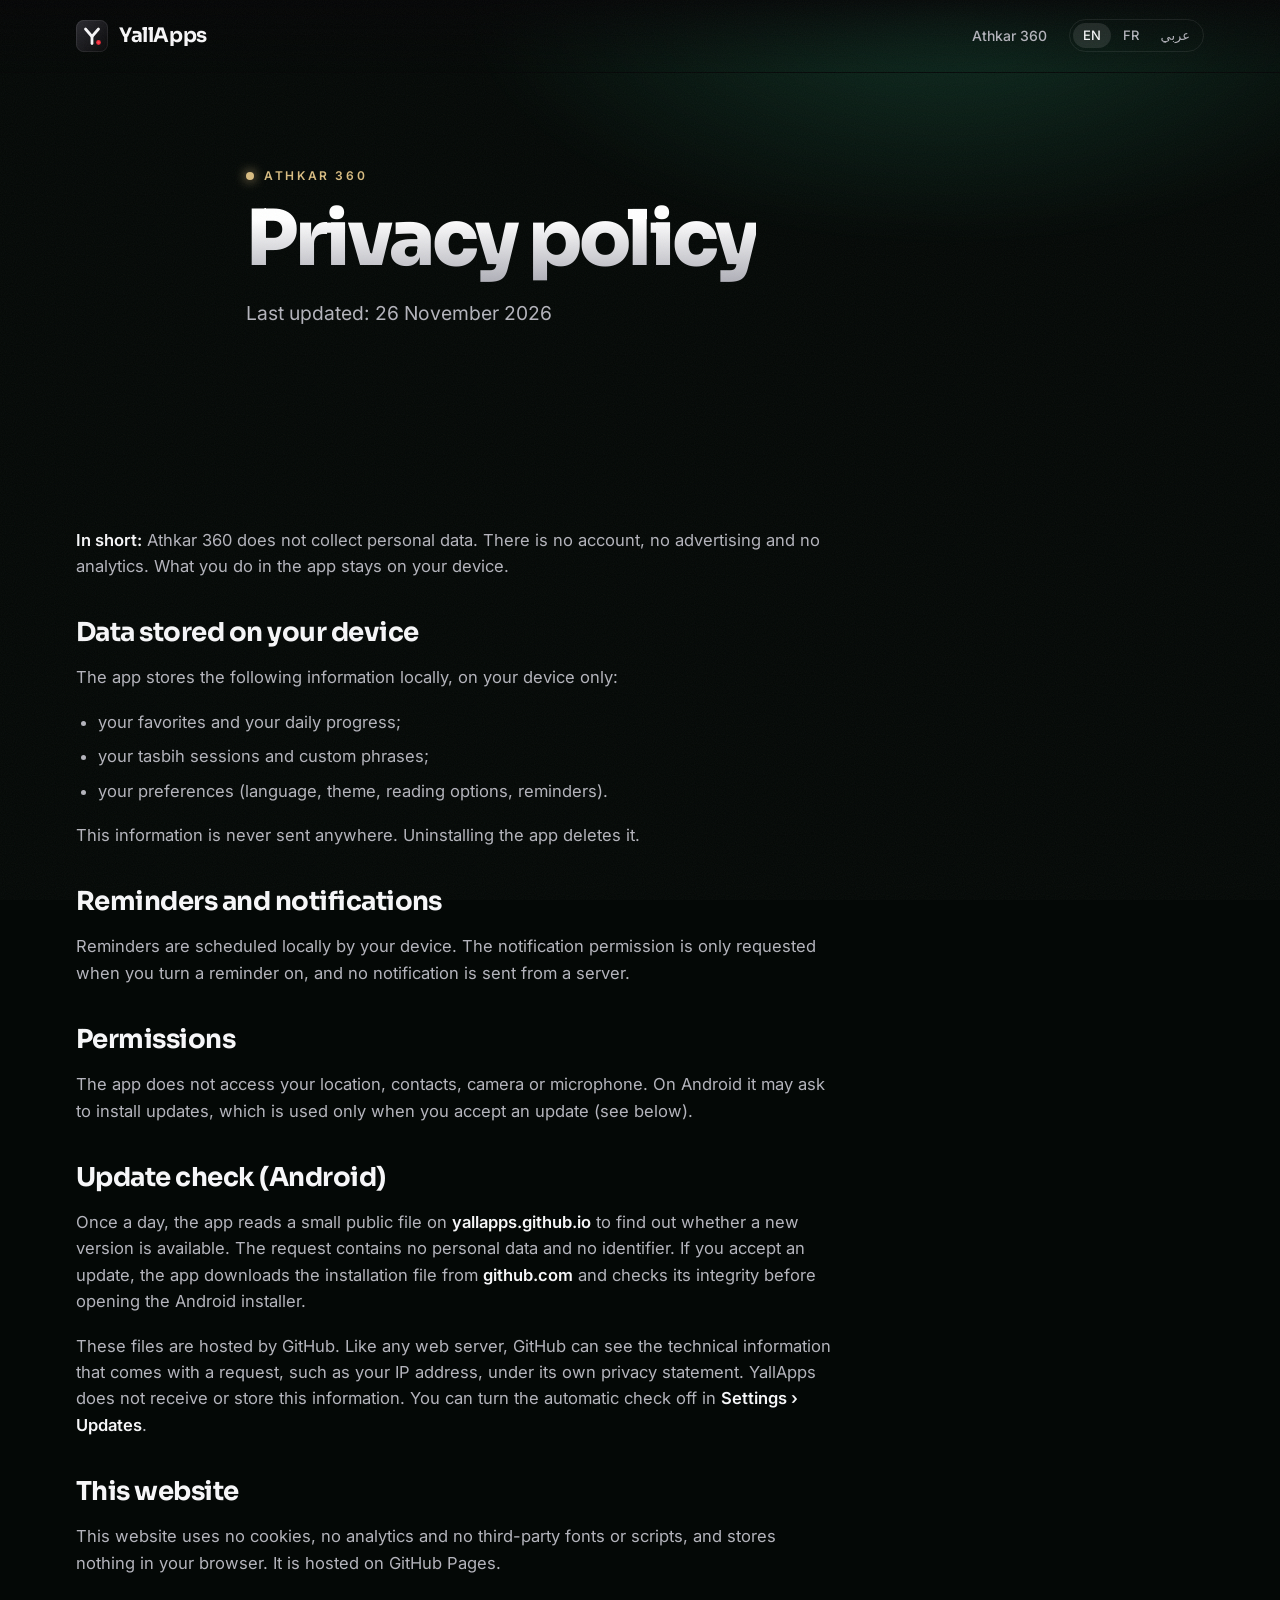
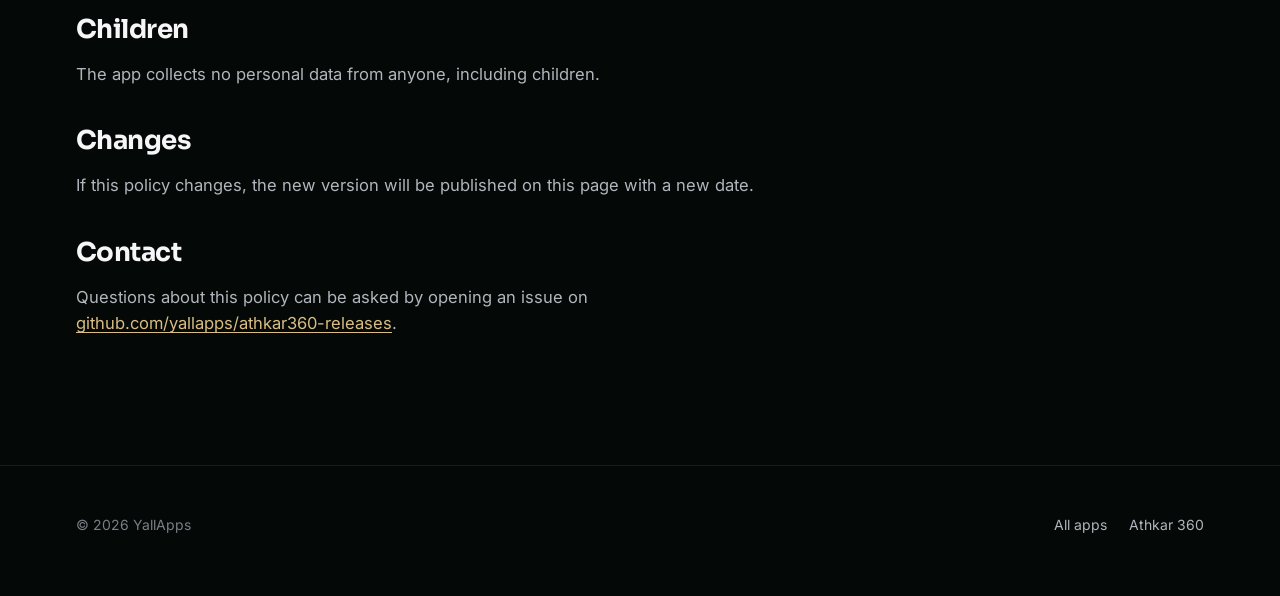
<file: athkar360/privacy/index.html>
<!doctype html>
<html lang="en" class="no-js">
  <head>
    <meta charset="utf-8" />
    <meta name="viewport" content="width=device-width, initial-scale=1" />
    <title>Privacy policy — Athkar 360 | YallApps</title>
    <meta name="description" content="How Athkar 360 handles your data: no account, no ads, no analytics. Everything stays on your device." />
    <link rel="canonical" href="https://yallapps.github.io/athkar360/privacy/" />
    <link rel="alternate" hreflang="en" href="https://yallapps.github.io/athkar360/privacy/" />
    <link rel="alternate" hreflang="fr" href="https://yallapps.github.io/fr/athkar360/privacy/" />
    <link rel="alternate" hreflang="ar" href="https://yallapps.github.io/ar/athkar360/privacy/" />
    <link rel="alternate" hreflang="x-default" href="https://yallapps.github.io/athkar360/privacy/" />
    <meta name="theme-color" content="#040806" />
    <meta name="color-scheme" content="dark" />
    <link rel="icon" href="/athkar360/img/icon-256.webp" type="image/webp" />
    <link rel="preload" href="/assets/fonts/sora.woff2" as="font" type="font/woff2" crossorigin />
    <link rel="preload" href="/assets/fonts/inter.woff2" as="font" type="font/woff2" crossorigin />
    <link rel="stylesheet" href="/assets/site.css" />
    <script src="/assets/site.js" defer></script>
  </head>
  <body data-app="athkar360">
    <a class="skip" href="#main">Skip to content</a>

    <header class="site-header">
      <div class="wrap">
        <a class="brand" href="/" aria-label="YallApps home">
          <img src="/assets/img/yallapps-mark.svg" width="32" height="32" alt="" />
          YallApps
        </a>
        <nav class="nav" aria-label="Main">
          <a class="nav-link" href="/athkar360/">Athkar 360</a>
          <span class="lang-switch">
            <a href="/athkar360/privacy/" lang="en" hreflang="en" aria-current="true">EN</a>
            <a href="/fr/athkar360/privacy/" lang="fr" hreflang="fr">FR</a>
            <a href="/ar/athkar360/privacy/" lang="ar" hreflang="ar">عربي</a>
          </span>
        </nav>
      </div>
    </header>

    <main id="main">
      <section class="page-hero" aria-labelledby="title">
        <div class="wrap">
          <span class="eyebrow">Athkar 360</span>
          <h1 id="title"><span class="grad">Privacy policy</span></h1>
          <p class="lead">Last updated: 26 November 2026</p>
        </div>
      </section>

      <section>
        <div class="wrap">
          <div class="prose">
            <p>
              <strong>In short:</strong> Athkar 360 does not collect personal data. There is no account, no advertising and no analytics.
              What you do in the app stays on your device.
            </p>

            <h2>Data stored on your device</h2>
            <p>The app stores the following information locally, on your device only:</p>
            <ul>
              <li>your favorites and your daily progress;</li>
              <li>your tasbih sessions and custom phrases;</li>
              <li>your preferences (language, theme, reading options, reminders).</li>
            </ul>
            <p>This information is never sent anywhere. Uninstalling the app deletes it.</p>

            <h2>Reminders and notifications</h2>
            <p>
              Reminders are scheduled locally by your device. The notification permission is only requested when you turn a reminder on,
              and no notification is sent from a server.
            </p>

            <h2>Permissions</h2>
            <p>
              The app does not access your location, contacts, camera or microphone. On Android it may ask to install updates, which is used
              only when you accept an update (see below).
            </p>

            <h2>Update check (Android)</h2>
            <p>
              Once a day, the app reads a small public file on <strong>yallapps.github.io</strong> to find out whether a new version is
              available. The request contains no personal data and no identifier. If you accept an update, the app downloads the
              installation file from <strong>github.com</strong> and checks its integrity before opening the Android installer.
            </p>
            <p>
              These files are hosted by GitHub. Like any web server, GitHub can see the technical information that comes with a request,
              such as your IP address, under its own privacy statement. YallApps does not receive or store this information. You can turn
              the automatic check off in <strong>Settings › Updates</strong>.
            </p>

            <h2>This website</h2>
            <p>
              This website uses no cookies, no analytics and no third-party fonts or scripts, and stores nothing in your browser. It is
              hosted on GitHub Pages.
            </p>

            <h2>Children</h2>
            <p>The app collects no personal data from anyone, including children.</p>

            <h2>Changes</h2>
            <p>If this policy changes, the new version will be published on this page with a new date.</p>

            <h2>Contact</h2>
            <p>
              Questions about this policy can be asked by opening an issue on
              <a href="https://github.com/yallapps/athkar360-releases/issues">github.com/yallapps/athkar360-releases</a>.
            </p>
          </div>
        </div>
      </section>
    </main>

    <footer class="site-footer">
      <div class="wrap">
        <span>© <span data-year>2026</span> YallApps</span>
        <nav aria-label="Footer">
          <a href="/">All apps</a>
          <a href="/athkar360/">Athkar 360</a>
        </nav>
      </div>
    </footer>
  </body>
</html>
</file>
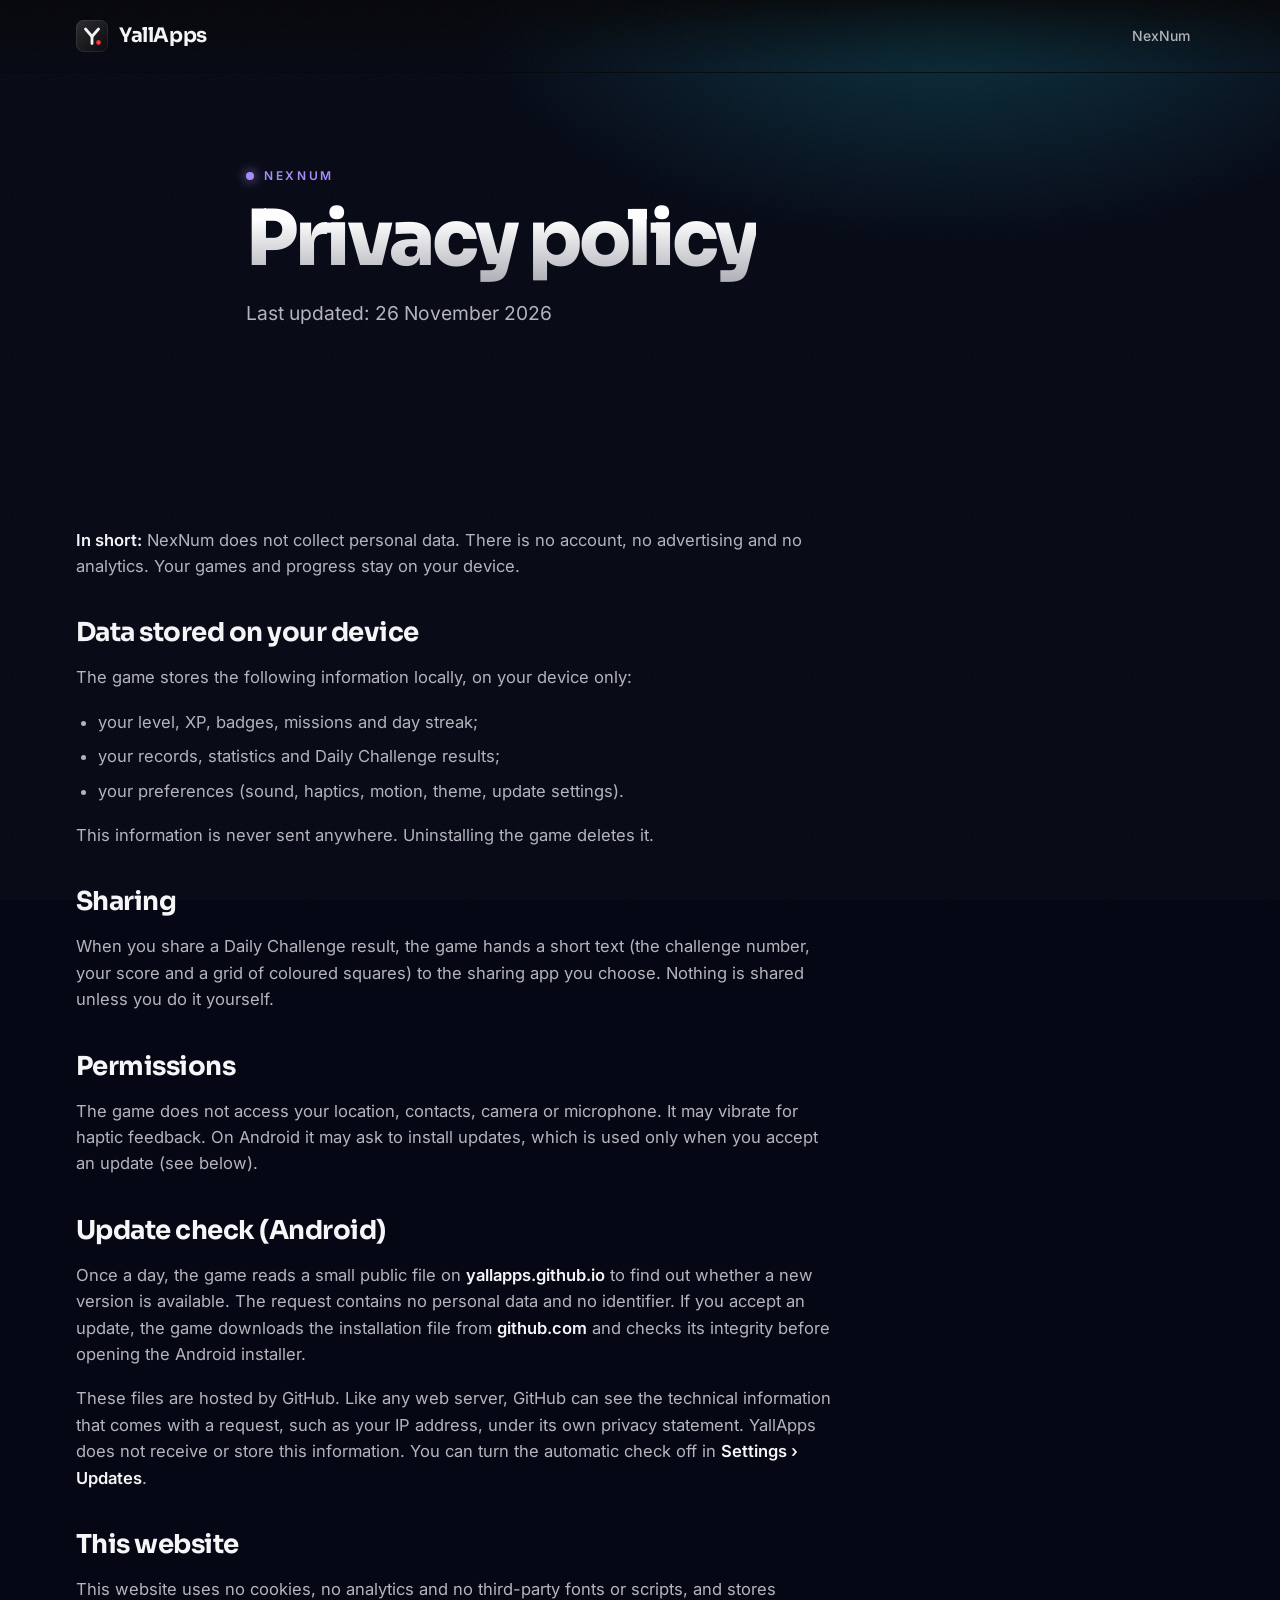
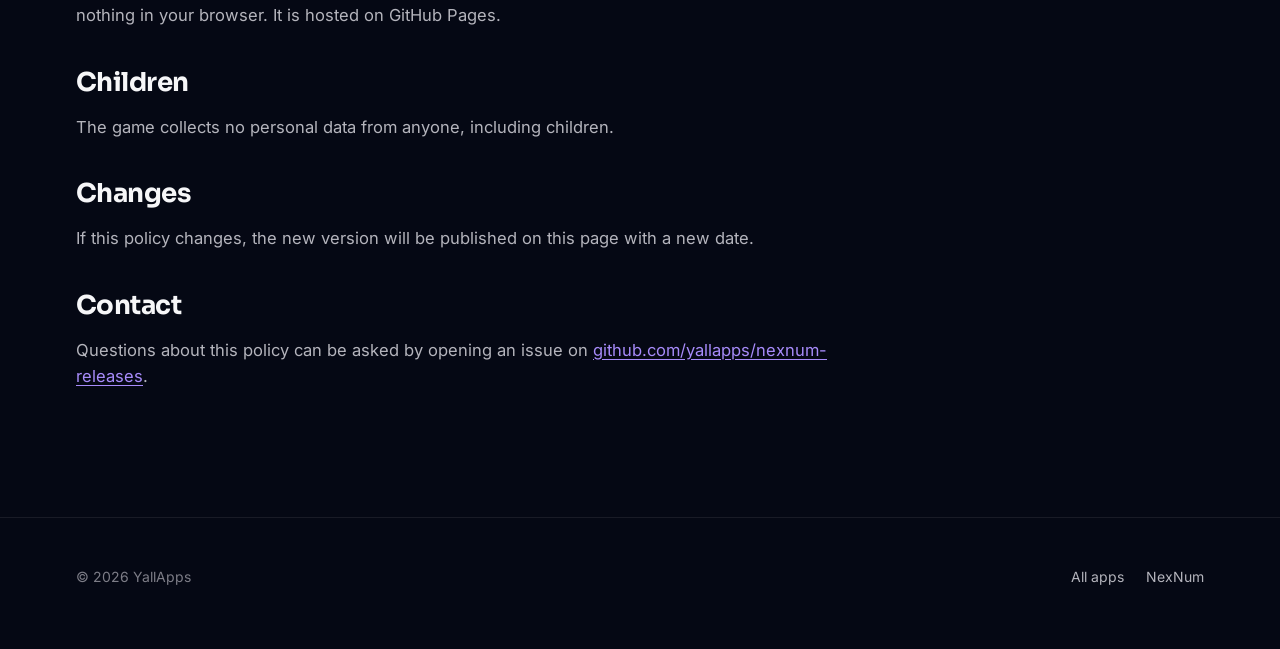
<file: nexnum/privacy/index.html>
<!doctype html>
<html lang="en" class="no-js">
  <head>
    <meta charset="utf-8" />
    <meta name="viewport" content="width=device-width, initial-scale=1" />
    <title>Privacy policy — NexNum | YallApps</title>
    <meta name="description" content="How NexNum handles your data: no account, no ads, no analytics. Your progress stays on your device." />
    <link rel="canonical" href="https://yallapps.github.io/nexnum/privacy/" />
    <meta name="theme-color" content="#050814" />
    <meta name="color-scheme" content="dark" />
    <link rel="icon" href="/nexnum/img/icon-256.webp" type="image/webp" />
    <link rel="preload" href="/assets/fonts/sora.woff2" as="font" type="font/woff2" crossorigin />
    <link rel="preload" href="/assets/fonts/inter.woff2" as="font" type="font/woff2" crossorigin />
    <link rel="stylesheet" href="/assets/site.css" />
    <script src="/assets/site.js" defer></script>
  </head>
  <body data-app="nexnum">
    <a class="skip" href="#main">Skip to content</a>

    <header class="site-header">
      <div class="wrap">
        <a class="brand" href="/" aria-label="YallApps home">
          <img src="/assets/img/yallapps-mark.svg" width="32" height="32" alt="" />
          YallApps
        </a>
        <nav class="nav" aria-label="Main">
          <a class="nav-link" href="/nexnum/">NexNum</a>
        </nav>
      </div>
    </header>

    <main id="main">
      <section class="page-hero" aria-labelledby="title">
        <div class="wrap">
          <span class="eyebrow">NexNum</span>
          <h1 id="title"><span class="grad">Privacy policy</span></h1>
          <p class="lead">Last updated: 26 November 2026</p>
        </div>
      </section>

      <section>
        <div class="wrap">
          <div class="prose">
            <p>
              <strong>In short:</strong> NexNum does not collect personal data. There is no account, no advertising and no analytics.
              Your games and progress stay on your device.
            </p>

            <h2>Data stored on your device</h2>
            <p>The game stores the following information locally, on your device only:</p>
            <ul>
              <li>your level, XP, badges, missions and day streak;</li>
              <li>your records, statistics and Daily Challenge results;</li>
              <li>your preferences (sound, haptics, motion, theme, update settings).</li>
            </ul>
            <p>This information is never sent anywhere. Uninstalling the game deletes it.</p>

            <h2>Sharing</h2>
            <p>
              When you share a Daily Challenge result, the game hands a short text (the challenge number, your score and a grid of
              coloured squares) to the sharing app you choose. Nothing is shared unless you do it yourself.
            </p>

            <h2>Permissions</h2>
            <p>
              The game does not access your location, contacts, camera or microphone. It may vibrate for haptic feedback. On Android it may
              ask to install updates, which is used only when you accept an update (see below).
            </p>

            <h2>Update check (Android)</h2>
            <p>
              Once a day, the game reads a small public file on <strong>yallapps.github.io</strong> to find out whether a new version is
              available. The request contains no personal data and no identifier. If you accept an update, the game downloads the
              installation file from <strong>github.com</strong> and checks its integrity before opening the Android installer.
            </p>
            <p>
              These files are hosted by GitHub. Like any web server, GitHub can see the technical information that comes with a request,
              such as your IP address, under its own privacy statement. YallApps does not receive or store this information. You can turn
              the automatic check off in <strong>Settings › Updates</strong>.
            </p>

            <h2>This website</h2>
            <p>
              This website uses no cookies, no analytics and no third-party fonts or scripts, and stores nothing in your browser. It is
              hosted on GitHub Pages.
            </p>

            <h2>Children</h2>
            <p>The game collects no personal data from anyone, including children.</p>

            <h2>Changes</h2>
            <p>If this policy changes, the new version will be published on this page with a new date.</p>

            <h2>Contact</h2>
            <p>
              Questions about this policy can be asked by opening an issue on
              <a href="https://github.com/yallapps/nexnum-releases/issues">github.com/yallapps/nexnum-releases</a>.
            </p>
          </div>
        </div>
      </section>
    </main>

    <footer class="site-footer">
      <div class="wrap">
        <span>© <span data-year>2026</span> YallApps</span>
        <nav aria-label="Footer">
          <a href="/">All apps</a>
          <a href="/nexnum/">NexNum</a>
        </nav>
      </div>
    </footer>
  </body>
</html>
</file>
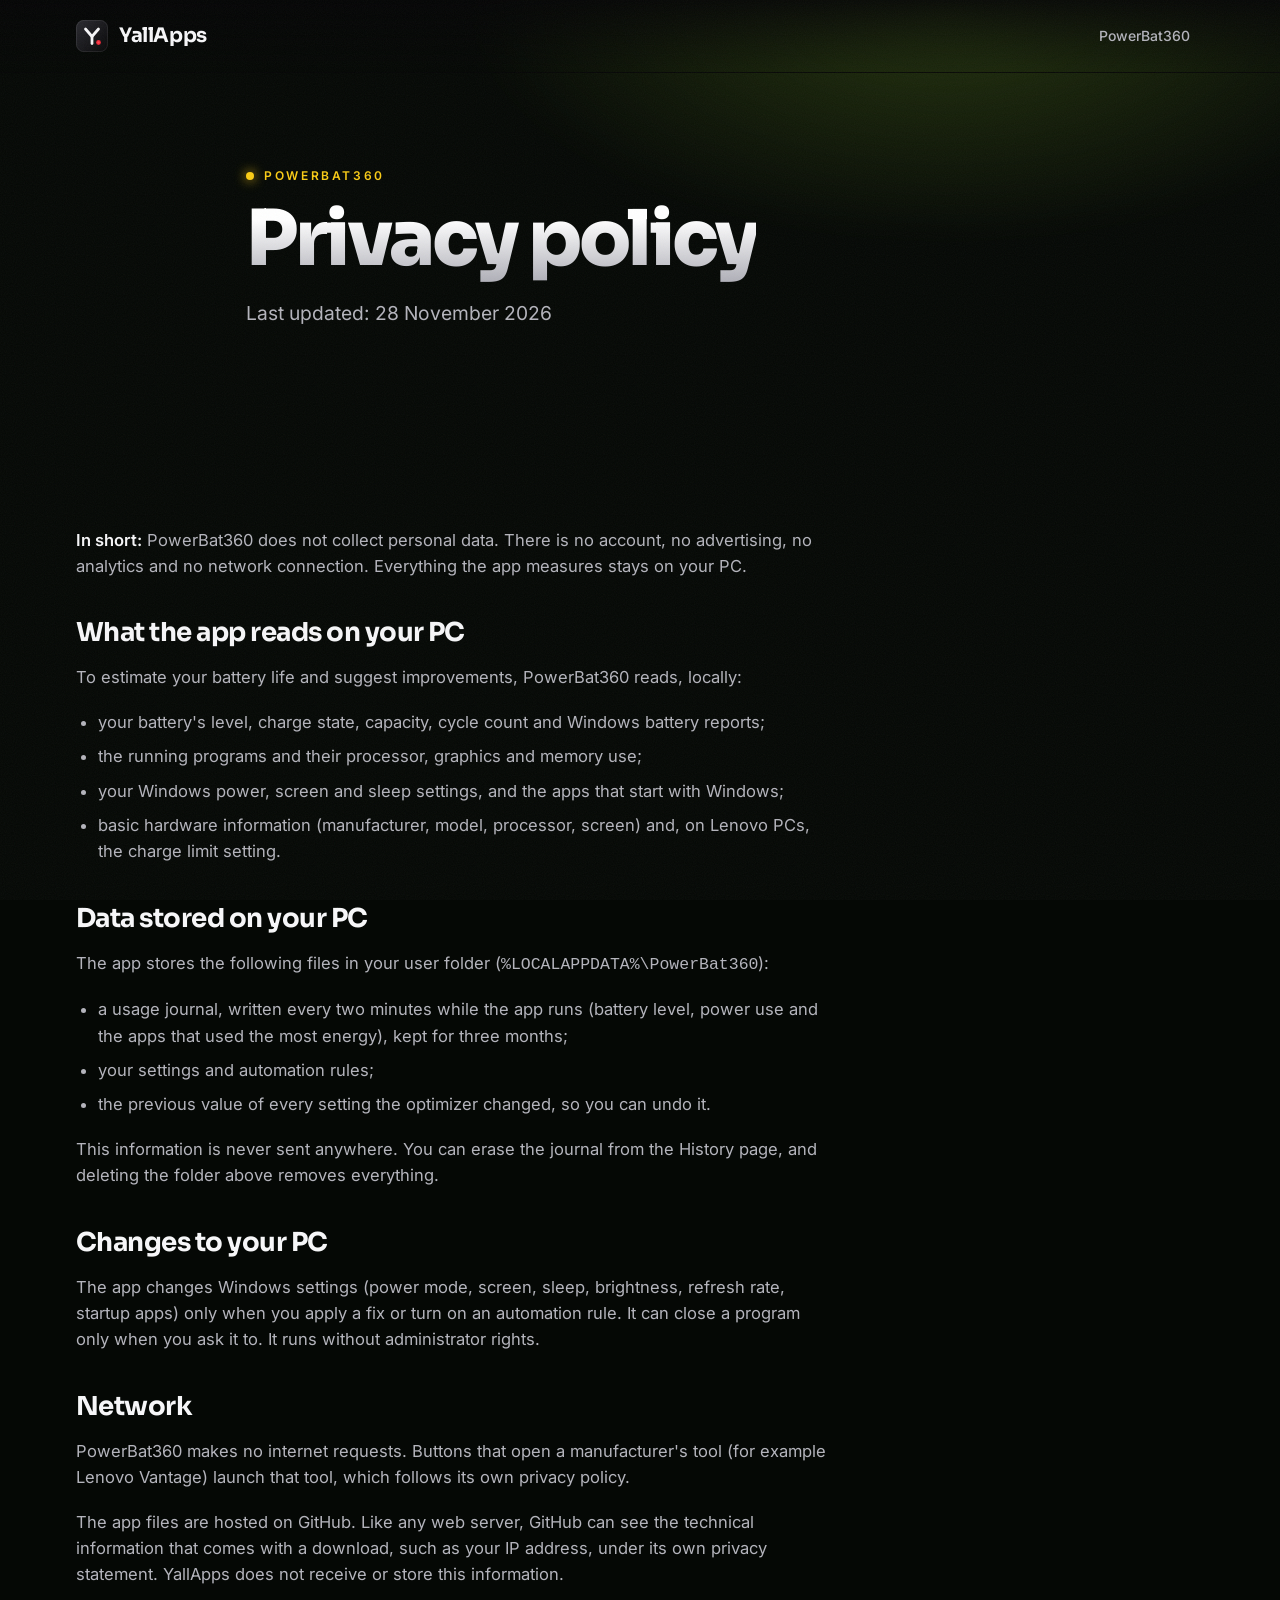
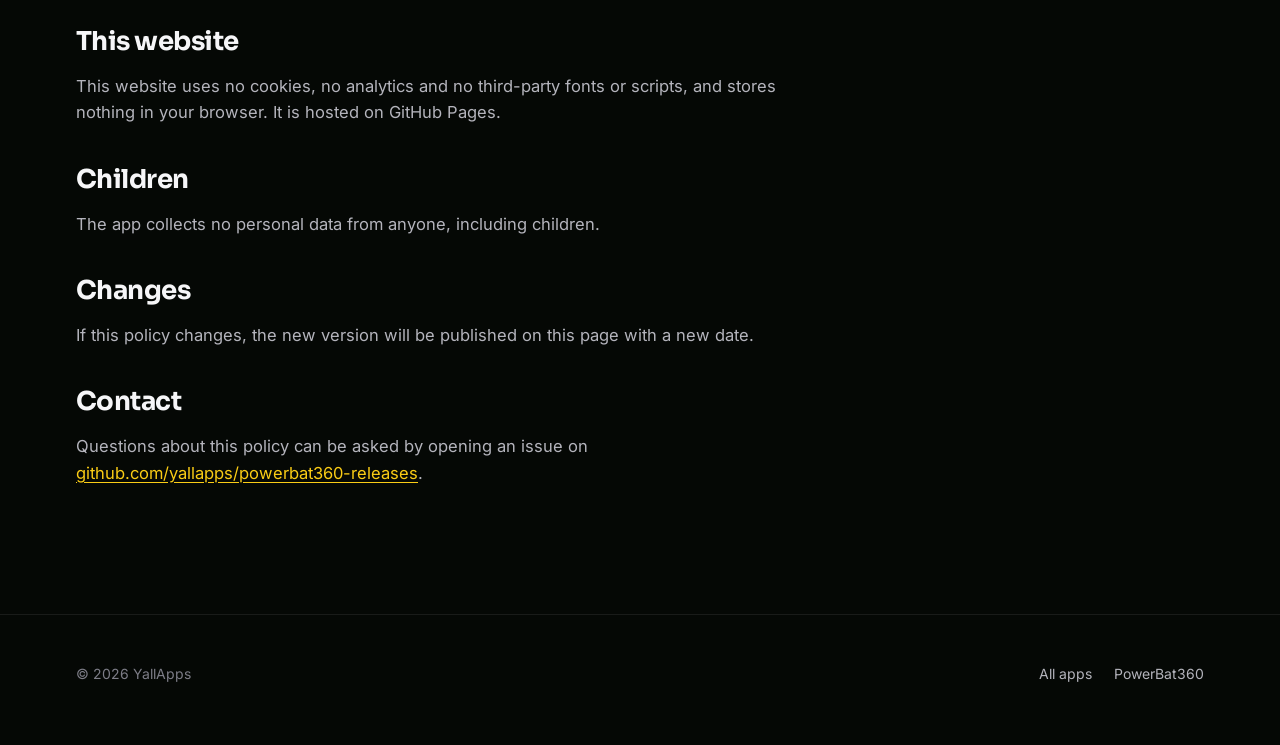
<file: powerbat360/privacy/index.html>
<!doctype html>
<html lang="en" class="no-js">
  <head>
    <meta charset="utf-8" />
    <meta name="viewport" content="width=device-width, initial-scale=1" />
    <title>Privacy policy — PowerBat360 | YallApps</title>
    <meta name="description" content="How PowerBat360 handles your data: no account, no analytics, no network connection. Everything stays on your PC." />
    <link rel="canonical" href="https://yallapps.github.io/powerbat360/privacy/" />
    <meta name="theme-color" content="#050805" />
    <meta name="color-scheme" content="dark" />
    <link rel="icon" href="/powerbat360/img/icon-256.webp" type="image/webp" />
    <link rel="preload" href="/assets/fonts/sora.woff2" as="font" type="font/woff2" crossorigin />
    <link rel="preload" href="/assets/fonts/inter.woff2" as="font" type="font/woff2" crossorigin />
    <link rel="stylesheet" href="/assets/site.css" />
    <script src="/assets/site.js" defer></script>
  </head>
  <body data-app="powerbat360">
    <a class="skip" href="#main">Skip to content</a>

    <header class="site-header">
      <div class="wrap">
        <a class="brand" href="/" aria-label="YallApps home">
          <img src="/assets/img/yallapps-mark.svg" width="32" height="32" alt="" />
          YallApps
        </a>
        <nav class="nav" aria-label="Main">
          <a class="nav-link" href="/powerbat360/">PowerBat360</a>
        </nav>
      </div>
    </header>

    <main id="main">
      <section class="page-hero" aria-labelledby="title">
        <div class="wrap">
          <span class="eyebrow">PowerBat360</span>
          <h1 id="title"><span class="grad">Privacy policy</span></h1>
          <p class="lead">Last updated: 28 November 2026</p>
        </div>
      </section>

      <section>
        <div class="wrap">
          <div class="prose">
            <p>
              <strong>In short:</strong> PowerBat360 does not collect personal data. There is no account, no advertising, no analytics
              and no network connection. Everything the app measures stays on your PC.
            </p>

            <h2>What the app reads on your PC</h2>
            <p>To estimate your battery life and suggest improvements, PowerBat360 reads, locally:</p>
            <ul>
              <li>your battery's level, charge state, capacity, cycle count and Windows battery reports;</li>
              <li>the running programs and their processor, graphics and memory use;</li>
              <li>your Windows power, screen and sleep settings, and the apps that start with Windows;</li>
              <li>basic hardware information (manufacturer, model, processor, screen) and, on Lenovo PCs, the charge limit setting.</li>
            </ul>

            <h2>Data stored on your PC</h2>
            <p>The app stores the following files in your user folder (<code>%LOCALAPPDATA%\PowerBat360</code>):</p>
            <ul>
              <li>a usage journal, written every two minutes while the app runs (battery level, power use and the apps that used the most
                energy), kept for three months;</li>
              <li>your settings and automation rules;</li>
              <li>the previous value of every setting the optimizer changed, so you can undo it.</li>
            </ul>
            <p>
              This information is never sent anywhere. You can erase the journal from the History page, and deleting the folder above removes
              everything.
            </p>

            <h2>Changes to your PC</h2>
            <p>
              The app changes Windows settings (power mode, screen, sleep, brightness, refresh rate, startup apps) only when you apply a fix or
              turn on an automation rule. It can close a program only when you ask it to. It runs without administrator rights.
            </p>

            <h2>Network</h2>
            <p>
              PowerBat360 makes no internet requests. Buttons that open a manufacturer's tool (for example Lenovo Vantage) launch that tool,
              which follows its own privacy policy.
            </p>
            <p>
              The app files are hosted on GitHub. Like any web server, GitHub can see the technical information that comes with a download,
              such as your IP address, under its own privacy statement. YallApps does not receive or store this information.
            </p>

            <h2>This website</h2>
            <p>
              This website uses no cookies, no analytics and no third-party fonts or scripts, and stores nothing in your browser. It is
              hosted on GitHub Pages.
            </p>

            <h2>Children</h2>
            <p>The app collects no personal data from anyone, including children.</p>

            <h2>Changes</h2>
            <p>If this policy changes, the new version will be published on this page with a new date.</p>

            <h2>Contact</h2>
            <p>
              Questions about this policy can be asked by opening an issue on
              <a href="https://github.com/yallapps/powerbat360-releases/issues">github.com/yallapps/powerbat360-releases</a>.
            </p>
          </div>
        </div>
      </section>
    </main>

    <footer class="site-footer">
      <div class="wrap">
        <span>© <span data-year>2026</span> YallApps</span>
        <nav aria-label="Footer">
          <a href="/">All apps</a>
          <a href="/powerbat360/">PowerBat360</a>
        </nav>
      </div>
    </footer>
  </body>
</html>
</file>
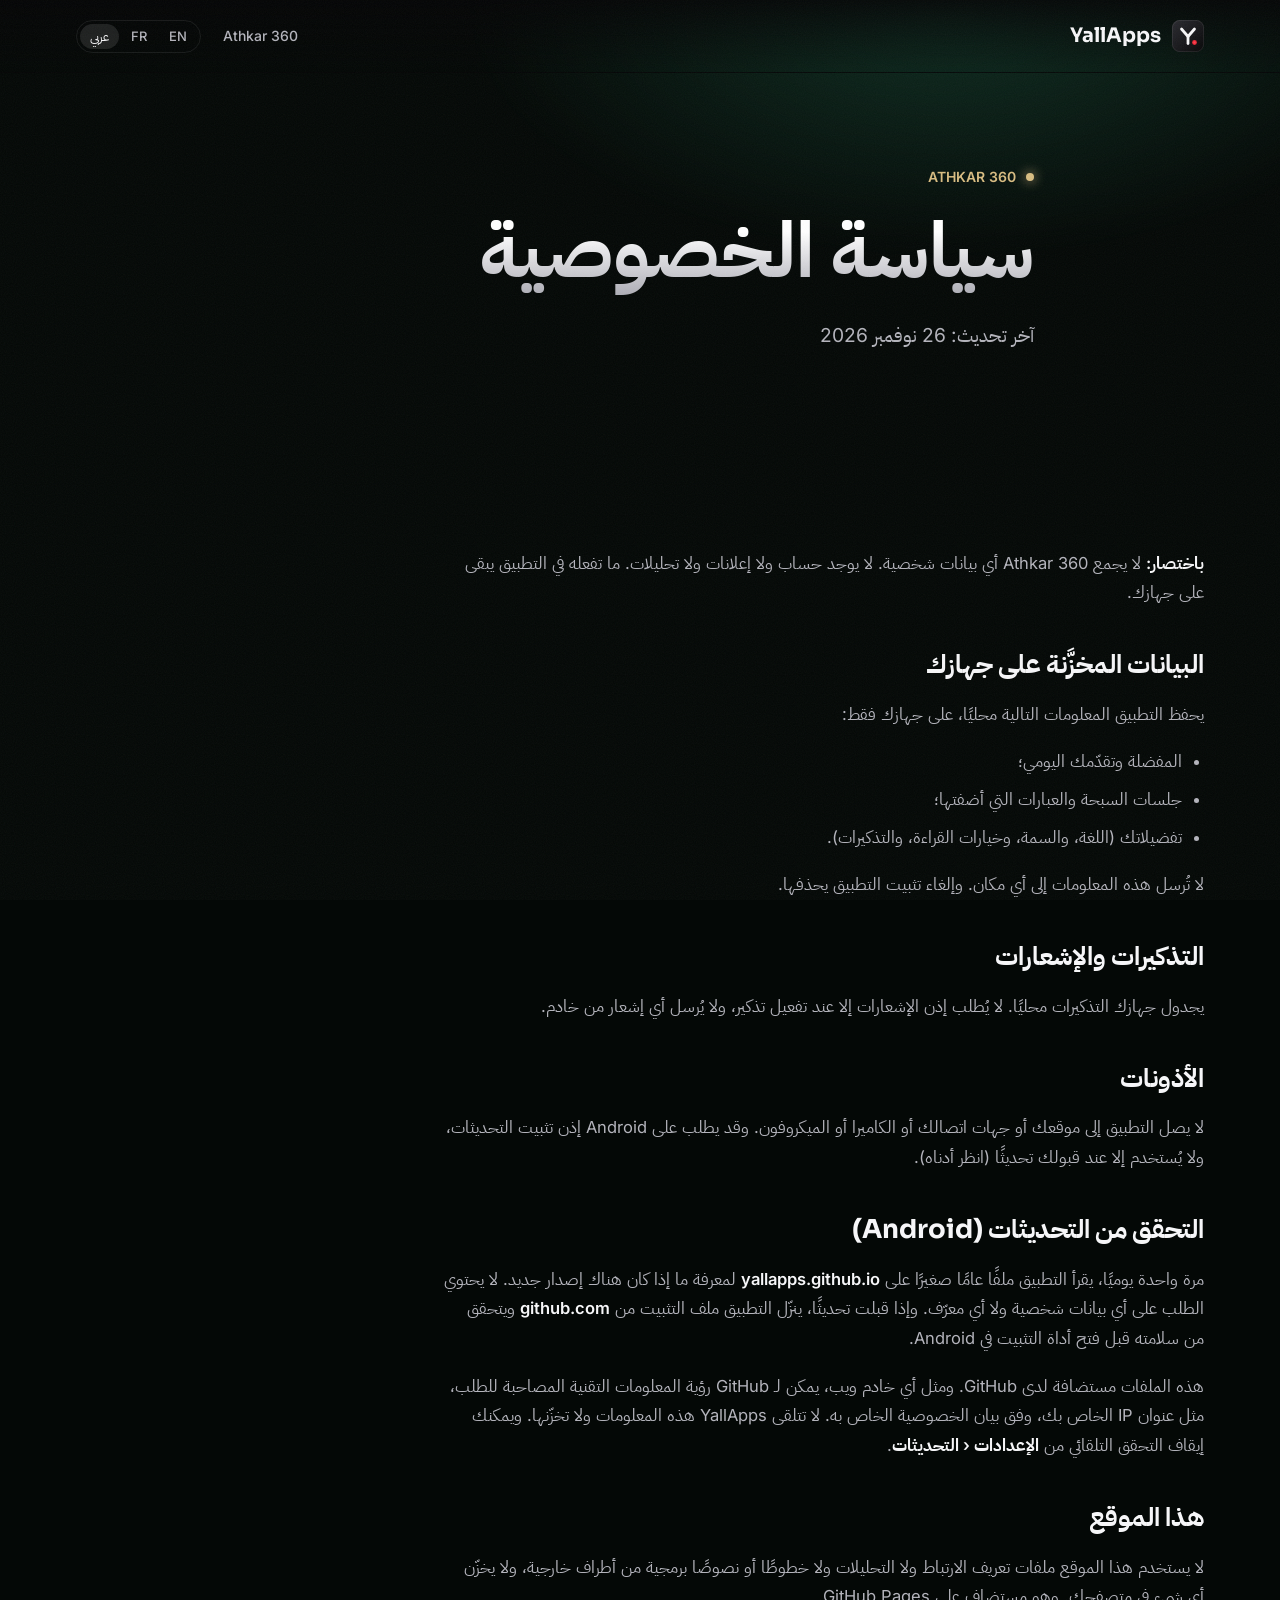
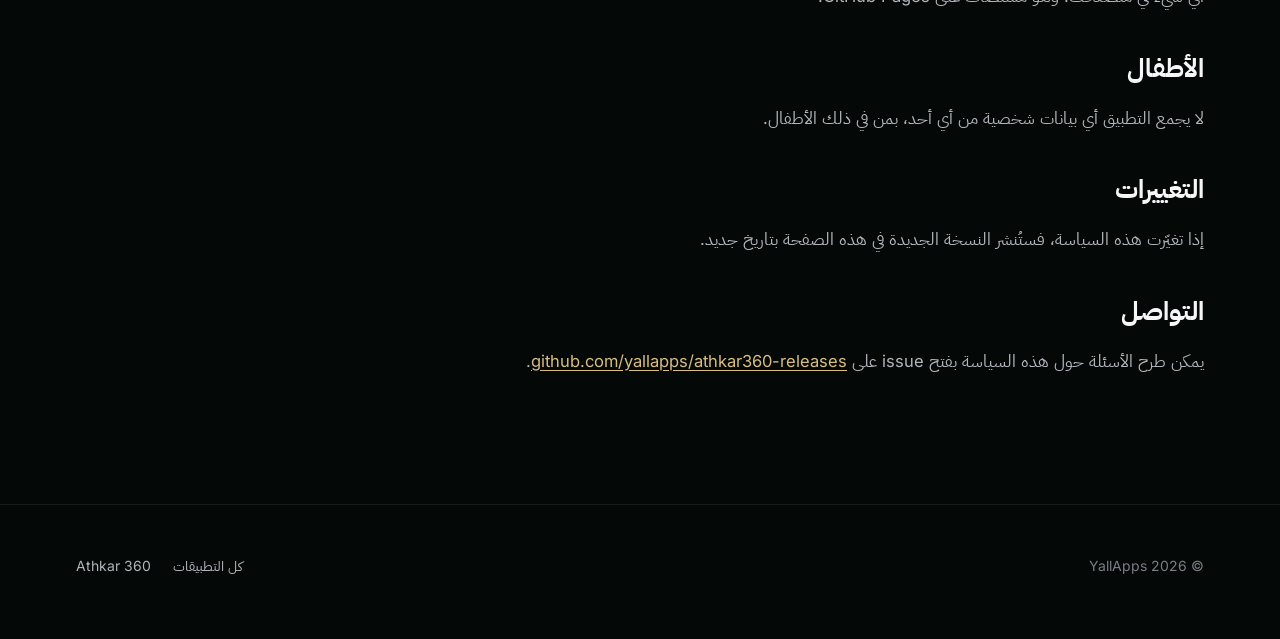
<file: ar/athkar360/privacy/index.html>
<!doctype html>
<html lang="ar" dir="rtl" class="no-js">
  <head>
    <meta charset="utf-8" />
    <meta name="viewport" content="width=device-width, initial-scale=1" />
    <title>سياسة الخصوصية — Athkar 360 | YallApps</title>
    <meta name="description" content="كيف يتعامل Athkar 360 مع بياناتك: لا حساب، ولا إعلانات، ولا تحليلات. كل شيء يبقى على جهازك." />
    <link rel="canonical" href="https://yallapps.github.io/ar/athkar360/privacy/" />
    <link rel="alternate" hreflang="en" href="https://yallapps.github.io/athkar360/privacy/" />
    <link rel="alternate" hreflang="fr" href="https://yallapps.github.io/fr/athkar360/privacy/" />
    <link rel="alternate" hreflang="ar" href="https://yallapps.github.io/ar/athkar360/privacy/" />
    <link rel="alternate" hreflang="x-default" href="https://yallapps.github.io/athkar360/privacy/" />
    <meta name="theme-color" content="#040806" />
    <meta name="color-scheme" content="dark" />
    <link rel="icon" href="/athkar360/img/icon-256.webp" type="image/webp" />
    <link rel="preload" href="/assets/fonts/sora.woff2" as="font" type="font/woff2" crossorigin />
    <link rel="preload" href="/assets/fonts/inter.woff2" as="font" type="font/woff2" crossorigin />
    <link rel="stylesheet" href="/assets/site.css" />
    <script src="/assets/site.js" defer></script>
  </head>
  <body data-app="athkar360">
    <a class="skip" href="#main">انتقل إلى المحتوى</a>

    <header class="site-header">
      <div class="wrap">
        <a class="brand" href="/ar/" aria-label="الصفحة الرئيسية لـ YallApps">
          <img src="/assets/img/yallapps-mark.svg" width="32" height="32" alt="" />
          YallApps
        </a>
        <nav class="nav" aria-label="القائمة الرئيسية">
          <a class="nav-link" href="/ar/athkar360/">Athkar 360</a>
          <span class="lang-switch">
            <a href="/athkar360/privacy/" lang="en" hreflang="en">EN</a>
            <a href="/fr/athkar360/privacy/" lang="fr" hreflang="fr">FR</a>
            <a href="/ar/athkar360/privacy/" lang="ar" hreflang="ar" aria-current="true">عربي</a>
          </span>
        </nav>
      </div>
    </header>

    <main id="main">
      <section class="page-hero" aria-labelledby="title">
        <div class="wrap">
          <span class="eyebrow">Athkar 360</span>
          <h1 id="title"><span class="grad">سياسة الخصوصية</span></h1>
          <p class="lead">آخر تحديث: 26 نوفمبر 2026</p>
        </div>
      </section>

      <section>
        <div class="wrap">
          <div class="prose">
            <p>
              <strong>باختصار:</strong> لا يجمع Athkar 360 أي بيانات شخصية. لا يوجد حساب ولا إعلانات ولا تحليلات. ما تفعله في التطبيق يبقى على جهازك.
            </p>

            <h2>البيانات المخزَّنة على جهازك</h2>
            <p>يحفظ التطبيق المعلومات التالية محليًا، على جهازك فقط:</p>
            <ul>
              <li>المفضلة وتقدّمك اليومي؛</li>
              <li>جلسات السبحة والعبارات التي أضفتها؛</li>
              <li>تفضيلاتك (اللغة، والسمة، وخيارات القراءة، والتذكيرات).</li>
            </ul>
            <p>لا تُرسل هذه المعلومات إلى أي مكان. وإلغاء تثبيت التطبيق يحذفها.</p>

            <h2>التذكيرات والإشعارات</h2>
            <p>
              يجدول جهازك التذكيرات محليًا. لا يُطلب إذن الإشعارات إلا عند تفعيل تذكير، ولا يُرسل أي إشعار من خادم.
            </p>

            <h2>الأذونات</h2>
            <p>
              لا يصل التطبيق إلى موقعك أو جهات اتصالك أو الكاميرا أو الميكروفون. وقد يطلب على Android إذن تثبيت التحديثات، ولا يُستخدم إلا عند قبولك تحديثًا (انظر أدناه).
            </p>

            <h2>التحقق من التحديثات (Android)</h2>
            <p>
              مرة واحدة يوميًا، يقرأ التطبيق ملفًا عامًا صغيرًا على <strong>yallapps.github.io</strong> لمعرفة ما إذا كان هناك إصدار جديد. لا يحتوي الطلب على أي بيانات شخصية ولا أي معرّف. وإذا قبلت تحديثًا، ينزّل التطبيق ملف التثبيت من <strong>github.com</strong> ويتحقق من سلامته قبل فتح أداة التثبيت في Android.
            </p>
            <p>
              هذه الملفات مستضافة لدى GitHub. ومثل أي خادم ويب، يمكن لـ GitHub رؤية المعلومات التقنية المصاحبة للطلب، مثل عنوان IP الخاص بك، وفق بيان الخصوصية الخاص به. لا تتلقى YallApps هذه المعلومات ولا تخزّنها. ويمكنك إيقاف التحقق التلقائي من <strong>الإعدادات ‹ التحديثات</strong>.
            </p>

            <h2>هذا الموقع</h2>
            <p>
              لا يستخدم هذا الموقع ملفات تعريف الارتباط ولا التحليلات ولا خطوطًا أو نصوصًا برمجية من أطراف خارجية، ولا يخزّن أي شيء في متصفحك. وهو مستضاف على GitHub Pages.
            </p>

            <h2>الأطفال</h2>
            <p>لا يجمع التطبيق أي بيانات شخصية من أي أحد، بمن في ذلك الأطفال.</p>

            <h2>التغييرات</h2>
            <p>إذا تغيّرت هذه السياسة، فستُنشر النسخة الجديدة في هذه الصفحة بتاريخ جديد.</p>

            <h2>التواصل</h2>
            <p>
              يمكن طرح الأسئلة حول هذه السياسة بفتح issue على
              <a href="https://github.com/yallapps/athkar360-releases/issues">github.com/yallapps/athkar360-releases</a>.
            </p>
          </div>
        </div>
      </section>
    </main>

    <footer class="site-footer">
      <div class="wrap">
        <span>© <span data-year>2026</span> YallApps</span>
        <nav aria-label="تذييل الصفحة">
          <a href="/ar/">كل التطبيقات</a>
          <a href="/ar/athkar360/">Athkar 360</a>
        </nav>
      </div>
    </footer>
  </body>
</html>
</file>
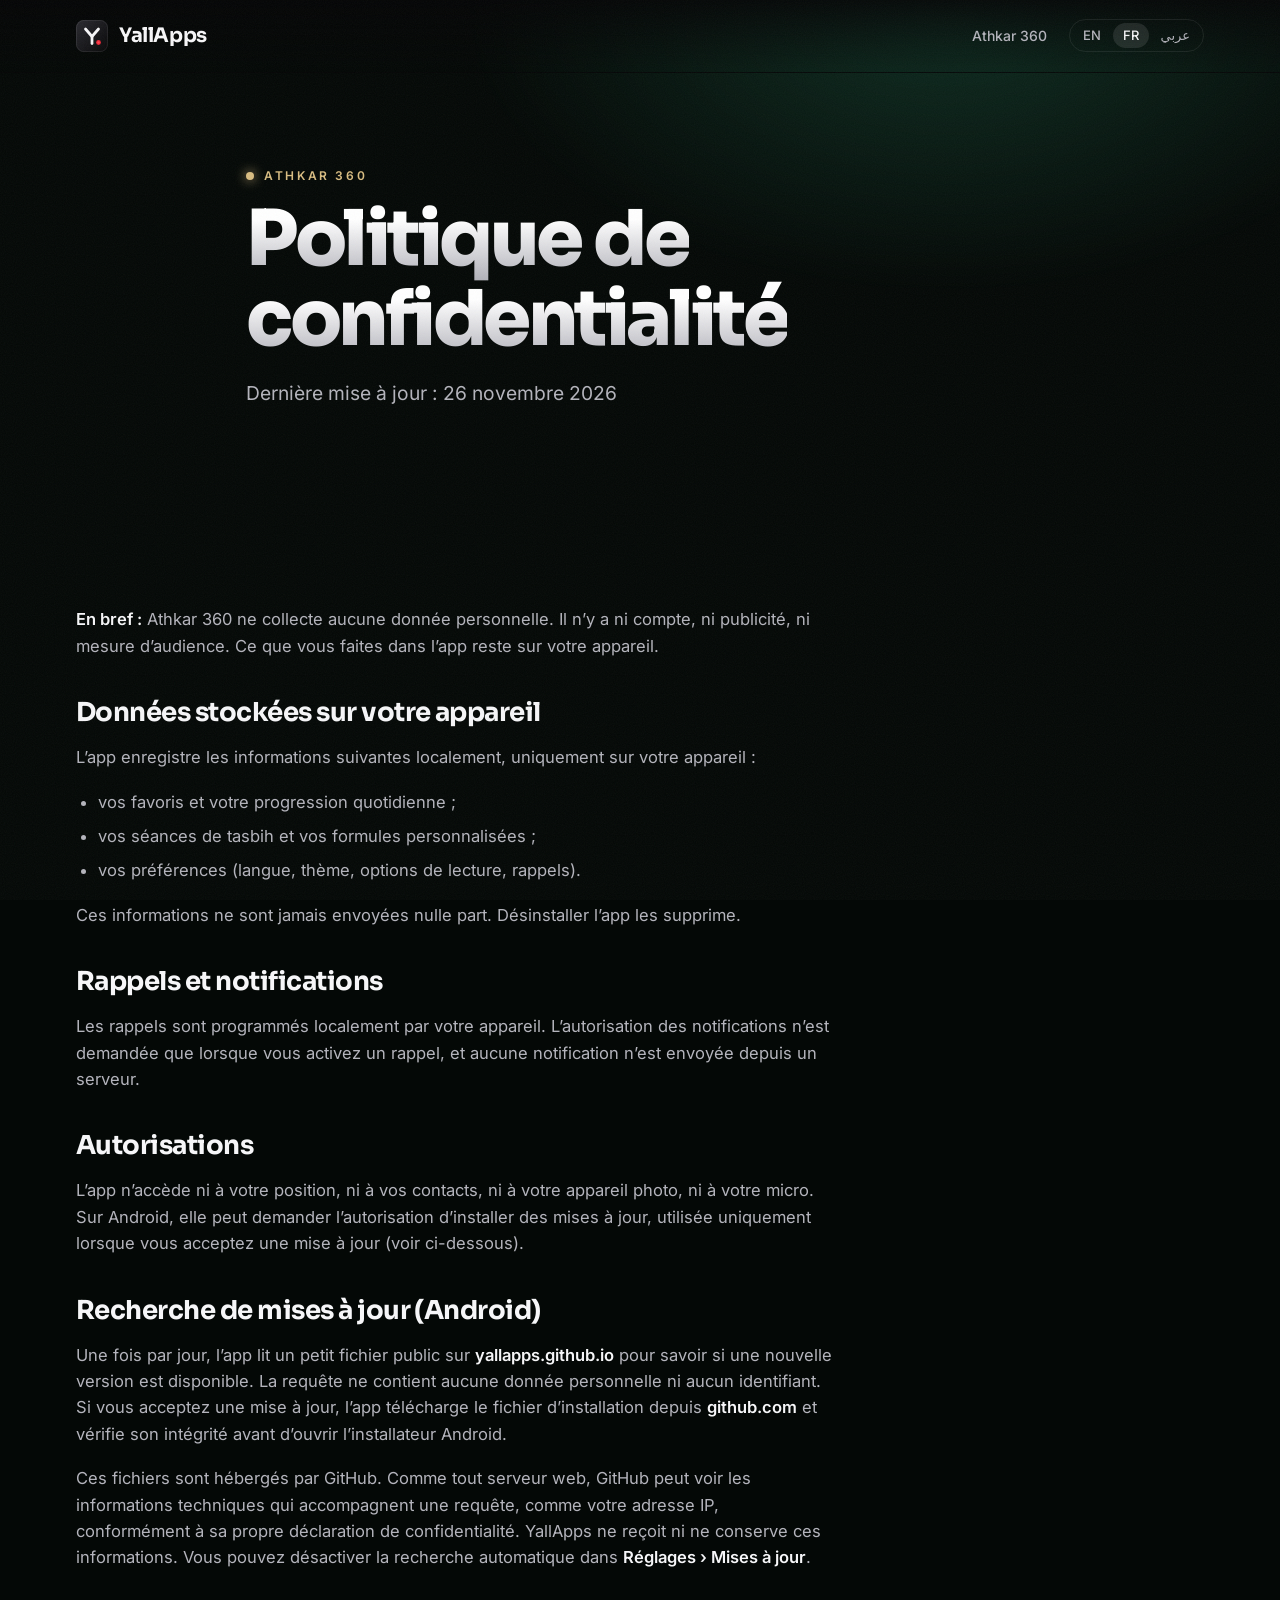
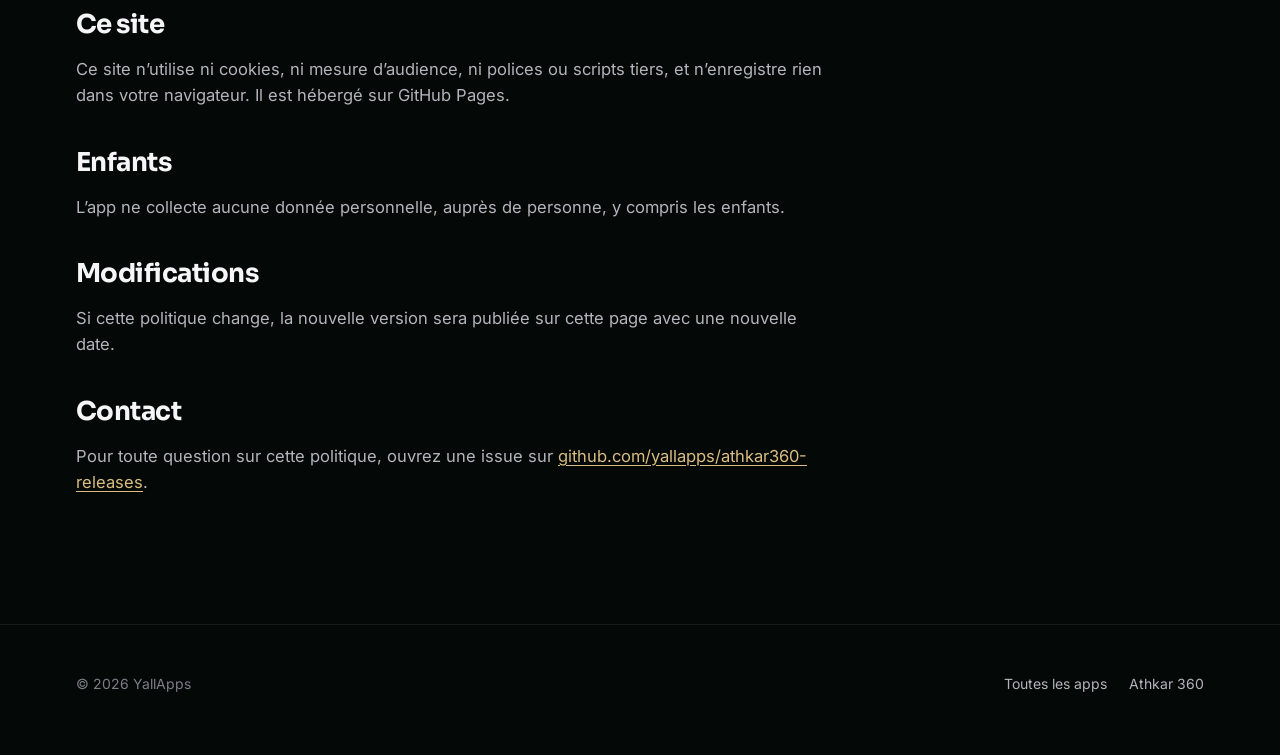
<file: fr/athkar360/privacy/index.html>
<!doctype html>
<html lang="fr" class="no-js">
  <head>
    <meta charset="utf-8" />
    <meta name="viewport" content="width=device-width, initial-scale=1" />
    <title>Politique de confidentialité — Athkar 360 | YallApps</title>
    <meta name="description" content="Comment Athkar 360 traite vos données : ni compte, ni publicité, ni mesure d’audience. Tout reste sur votre appareil." />
    <link rel="canonical" href="https://yallapps.github.io/fr/athkar360/privacy/" />
    <link rel="alternate" hreflang="en" href="https://yallapps.github.io/athkar360/privacy/" />
    <link rel="alternate" hreflang="fr" href="https://yallapps.github.io/fr/athkar360/privacy/" />
    <link rel="alternate" hreflang="ar" href="https://yallapps.github.io/ar/athkar360/privacy/" />
    <link rel="alternate" hreflang="x-default" href="https://yallapps.github.io/athkar360/privacy/" />
    <meta name="theme-color" content="#040806" />
    <meta name="color-scheme" content="dark" />
    <link rel="icon" href="/athkar360/img/icon-256.webp" type="image/webp" />
    <link rel="preload" href="/assets/fonts/sora.woff2" as="font" type="font/woff2" crossorigin />
    <link rel="preload" href="/assets/fonts/inter.woff2" as="font" type="font/woff2" crossorigin />
    <link rel="stylesheet" href="/assets/site.css" />
    <script src="/assets/site.js" defer></script>
  </head>
  <body data-app="athkar360">
    <a class="skip" href="#main">Aller au contenu</a>

    <header class="site-header">
      <div class="wrap">
        <a class="brand" href="/fr/" aria-label="Accueil YallApps">
          <img src="/assets/img/yallapps-mark.svg" width="32" height="32" alt="" />
          YallApps
        </a>
        <nav class="nav" aria-label="Principal">
          <a class="nav-link" href="/fr/athkar360/">Athkar 360</a>
          <span class="lang-switch">
            <a href="/athkar360/privacy/" lang="en" hreflang="en">EN</a>
            <a href="/fr/athkar360/privacy/" lang="fr" hreflang="fr" aria-current="true">FR</a>
            <a href="/ar/athkar360/privacy/" lang="ar" hreflang="ar">عربي</a>
          </span>
        </nav>
      </div>
    </header>

    <main id="main">
      <section class="page-hero" aria-labelledby="title">
        <div class="wrap">
          <span class="eyebrow">Athkar 360</span>
          <h1 id="title"><span class="grad">Politique de confidentialité</span></h1>
          <p class="lead">Dernière mise à jour : 26 novembre 2026</p>
        </div>
      </section>

      <section>
        <div class="wrap">
          <div class="prose">
            <p>
              <strong>En bref :</strong> Athkar 360 ne collecte aucune donnée personnelle. Il n’y a ni compte, ni publicité, ni mesure d’audience. Ce que vous faites dans l’app reste sur votre appareil.
            </p>

            <h2>Données stockées sur votre appareil</h2>
            <p>L’app enregistre les informations suivantes localement, uniquement sur votre appareil :</p>
            <ul>
              <li>vos favoris et votre progression quotidienne ;</li>
              <li>vos séances de tasbih et vos formules personnalisées ;</li>
              <li>vos préférences (langue, thème, options de lecture, rappels).</li>
            </ul>
            <p>Ces informations ne sont jamais envoyées nulle part. Désinstaller l’app les supprime.</p>

            <h2>Rappels et notifications</h2>
            <p>
              Les rappels sont programmés localement par votre appareil. L’autorisation des notifications n’est demandée que lorsque vous activez un rappel, et aucune notification n’est envoyée depuis un serveur.
            </p>

            <h2>Autorisations</h2>
            <p>
              L’app n’accède ni à votre position, ni à vos contacts, ni à votre appareil photo, ni à votre micro. Sur Android, elle peut demander l’autorisation d’installer des mises à jour, utilisée uniquement lorsque vous acceptez une mise à jour (voir ci-dessous).
            </p>

            <h2>Recherche de mises à jour (Android)</h2>
            <p>
              Une fois par jour, l’app lit un petit fichier public sur <strong>yallapps.github.io</strong> pour savoir si une nouvelle version est disponible. La requête ne contient aucune donnée personnelle ni aucun identifiant. Si vous acceptez une mise à jour, l’app télécharge le fichier d’installation depuis <strong>github.com</strong> et vérifie son intégrité avant d’ouvrir l’installateur Android.
            </p>
            <p>
              Ces fichiers sont hébergés par GitHub. Comme tout serveur web, GitHub peut voir les informations techniques qui accompagnent une requête, comme votre adresse IP, conformément à sa propre déclaration de confidentialité. YallApps ne reçoit ni ne conserve ces informations. Vous pouvez désactiver la recherche automatique dans <strong>Réglages › Mises à jour</strong>.
            </p>

            <h2>Ce site</h2>
            <p>
              Ce site n’utilise ni cookies, ni mesure d’audience, ni polices ou scripts tiers, et n’enregistre rien dans votre navigateur. Il est hébergé sur GitHub Pages.
            </p>

            <h2>Enfants</h2>
            <p>L’app ne collecte aucune donnée personnelle, auprès de personne, y compris les enfants.</p>

            <h2>Modifications</h2>
            <p>Si cette politique change, la nouvelle version sera publiée sur cette page avec une nouvelle date.</p>

            <h2>Contact</h2>
            <p>
              Pour toute question sur cette politique, ouvrez une issue sur
              <a href="https://github.com/yallapps/athkar360-releases/issues">github.com/yallapps/athkar360-releases</a>.
            </p>
          </div>
        </div>
      </section>
    </main>

    <footer class="site-footer">
      <div class="wrap">
        <span>© <span data-year>2026</span> YallApps</span>
        <nav aria-label="Pied de page">
          <a href="/fr/">Toutes les apps</a>
          <a href="/fr/athkar360/">Athkar 360</a>
        </nav>
      </div>
    </footer>
  </body>
</html>
</file>
<file: assets/site.css>
/* YallApps — cinematic, dark-only design system.
   Two levels of identity:
   - the studio: deep black + signal red (home, header, footer, legal pages);
   - each app: its own accent, set with data-app on <body> or on a card (see "App themes" at the end).
   Fonts are self-hosted (latin subset): no request to third-party services. */

@font-face {
  font-family: 'Sora';
  font-style: normal;
  font-weight: 300 800;
  font-display: swap;
  src: url('fonts/sora.woff2') format('woff2');
}
@font-face {
  font-family: 'Inter';
  font-style: normal;
  font-weight: 400 600;
  font-display: swap;
  src: url('fonts/inter.woff2') format('woff2');
}
/* Arabic pages: IBM Plex Sans Arabic (OFL), arabic subset only. Latin text falls back to Sora/Inter. */
@font-face {
  font-family: 'Plex Arabic';
  font-style: normal;
  font-weight: 400;
  font-display: swap;
  src: url('fonts/plex-arabic-400.woff2') format('woff2');
  unicode-range: U+0600-06FF, U+0750-077F, U+0870-08FF, U+200C-200E, U+2010-2011, U+FB50-FDFF, U+FE70-FEFC;
}
@font-face {
  font-family: 'Plex Arabic';
  font-style: normal;
  font-weight: 600;
  font-display: swap;
  src: url('fonts/plex-arabic-600.woff2') format('woff2');
  unicode-range: U+0600-06FF, U+0750-077F, U+0870-08FF, U+200C-200E, U+2010-2011, U+FB50-FDFF, U+FE70-FEFC;
}
@font-face {
  font-family: 'Plex Arabic';
  font-style: normal;
  font-weight: 700 800;
  font-display: swap;
  src: url('fonts/plex-arabic-700.woff2') format('woff2');
  unicode-range: U+0600-06FF, U+0750-077F, U+0870-08FF, U+200C-200E, U+2010-2011, U+FB50-FDFF, U+FE70-FEFC;
}

:root {
  --bg: #050506;
  --bg-2: #0a0a0c;
  --panel: rgba(255, 255, 255, 0.035);
  --panel-solid: #111114;
  --panel-2: #17171b;
  --text: #f6f6f8;
  --text-2: #b4b4bc;
  --text-3: #7d7d87;
  --line: rgba(255, 255, 255, 0.08);
  --line-2: rgba(255, 255, 255, 0.16);
  --brand: #e8202f;
  --brand-hi: #ff4552;
  --brand-ink: #ffffff;
  --brand-glow: rgba(232, 32, 47, 0.45);
  --accent: #ff4552;
  --tint: rgba(232, 32, 47, 0.14);
  --radius: 22px;
  --radius-sm: 14px;
  --max: 1240px;
  --gutter: clamp(18px, 4.5vw, 56px);
  --font-display: 'Sora', 'Inter', system-ui, sans-serif;
  --font-body: 'Inter', system-ui, -apple-system, 'Segoe UI', Roboto, sans-serif;
  --font-mono: ui-monospace, 'SFMono-Regular', Menlo, Consolas, monospace;
  --ease: cubic-bezier(0.2, 0.7, 0.2, 1);
  color-scheme: dark;
}

*,
*::before,
*::after {
  box-sizing: border-box;
}

html {
  -webkit-text-size-adjust: 100%;
  scroll-behavior: smooth;
  background: var(--bg);
}

body {
  margin: 0;
  background: var(--bg);
  color: var(--text);
  font-family: var(--font-body);
  font-size: 16px;
  line-height: 1.6;
  -webkit-font-smoothing: antialiased;
  text-rendering: optimizeLegibility;
  overflow-x: hidden;
}

/* Film grain: a very light noise over everything. */
body::after {
  content: '';
  position: fixed;
  inset: 0;
  pointer-events: none;
  z-index: 100;
  opacity: 0.05;
  background-image: url("data:image/svg+xml;utf8,<svg xmlns='http://www.w3.org/2000/svg' width='160' height='160'><filter id='n'><feTurbulence type='fractalNoise' baseFrequency='0.9' numOctaves='2' stitchTiles='stitch'/></filter><rect width='100%' height='100%' filter='url(%23n)'/></svg>");
}

img {
  max-width: 100%;
  height: auto;
  display: block;
}

a {
  color: var(--accent);
  text-underline-offset: 3px;
}

h1,
h2,
h3 {
  font-family: var(--font-display);
  font-weight: 700;
  line-height: 1.04;
  letter-spacing: -0.035em;
  margin: 0;
}

p {
  margin: 0;
}

::selection {
  background: var(--brand);
  color: #fff;
}

.skip {
  position: absolute;
  inset-inline-start: 8px;
  top: 8px;
  transform: translateY(-200%);
  background: var(--panel-solid);
  color: var(--text);
  padding: 8px 14px;
  border-radius: 8px;
  z-index: 200;
}

.skip:focus {
  transform: none;
}

:focus-visible {
  outline: 2px solid var(--brand-hi);
  outline-offset: 3px;
  border-radius: 8px;
}

.wrap {
  width: 100%;
  max-width: var(--max);
  margin: 0 auto;
  padding: 0 var(--gutter);
}

.eyebrow {
  display: inline-flex;
  align-items: center;
  gap: 10px;
  font: 600 12px/1 var(--font-body);
  letter-spacing: 0.22em;
  text-transform: uppercase;
  color: var(--accent);
}

.eyebrow::before {
  content: '';
  width: 8px;
  height: 8px;
  border-radius: 50%;
  background: currentColor;
  box-shadow: 0 0 12px currentColor;
}

.lead {
  font-size: clamp(17px, 1.5vw, 20px);
  line-height: 1.6;
  color: var(--text-2);
  max-width: 58ch;
}

.grad {
  background: linear-gradient(180deg, #ffffff 30%, #a9a9b2);
  -webkit-background-clip: text;
  background-clip: text;
  color: transparent;
}

.red {
  color: var(--accent);
  -webkit-text-fill-color: var(--accent);
}

/* ---------- Header (glass) ---------- */

.site-header {
  position: fixed;
  top: 0;
  left: 0;
  right: 0;
  z-index: 60;
  transition: background 0.35s var(--ease), border-color 0.35s var(--ease);
  border-bottom: 1px solid transparent;
  background: linear-gradient(180deg, rgba(5, 5, 6, 0.85), rgba(5, 5, 6, 0));
}

.site-header.scrolled {
  background: rgba(8, 8, 10, 0.72);
  backdrop-filter: saturate(160%) blur(18px);
  -webkit-backdrop-filter: saturate(160%) blur(18px);
  border-bottom-color: var(--line);
}

.site-header .wrap {
  display: flex;
  align-items: center;
  justify-content: space-between;
  height: 72px;
  gap: 16px;
}

.brand {
  display: inline-flex;
  align-items: center;
  gap: 11px;
  color: var(--text);
  text-decoration: none;
  font: 700 20px/1 var(--font-display);
  letter-spacing: -0.02em;
}

.brand img {
  width: 32px;
  height: 32px;
}

.nav {
  display: flex;
  align-items: center;
  gap: 2px;
}

.nav a {
  color: var(--text-2);
  text-decoration: none;
  font-size: 14px;
  font-weight: 500;
  padding: 9px 14px;
  border-radius: 999px;
  transition: color 0.2s, background 0.2s;
}

.nav a:hover {
  color: var(--text);
  background: rgba(255, 255, 255, 0.06);
}

.nav .btn {
  margin-inline-start: 8px;
  min-height: 40px;
  padding: 0 18px;
  font-size: 14px;
  color: var(--brand-ink);
}

.nav .btn:hover {
  color: var(--brand-ink);
  background: linear-gradient(180deg, var(--brand-hi), var(--brand));
}

@media (max-width: 720px) {
  .nav .nav-link {
    display: none;
  }
}

/* ---------- Buttons ---------- */

.btn {
  position: relative;
  display: inline-flex;
  align-items: center;
  justify-content: center;
  gap: 10px;
  min-height: 52px;
  padding: 0 26px;
  border-radius: 999px;
  font: 600 15px/1 var(--font-body);
  letter-spacing: 0.01em;
  text-decoration: none;
  border: 1px solid transparent;
  cursor: pointer;
  white-space: nowrap;
  transition: transform 0.2s var(--ease), box-shadow 0.3s var(--ease), background 0.3s var(--ease), border-color 0.3s;
}

.btn svg {
  width: 18px;
  height: 18px;
  flex: none;
}

.btn:active {
  transform: translateY(1px) scale(0.99);
}

.btn-primary {
  background: linear-gradient(180deg, var(--brand-hi), var(--brand));
  color: var(--brand-ink);
  box-shadow: 0 0 0 1px rgba(255, 255, 255, 0.08) inset, 0 10px 30px var(--brand-glow);
}

.btn-primary:hover {
  transform: translateY(-2px);
  box-shadow: 0 0 0 1px rgba(255, 255, 255, 0.14) inset, 0 16px 44px var(--brand-glow);
}

.btn-glass {
  background: rgba(255, 255, 255, 0.06);
  color: var(--text);
  border-color: var(--line-2);
  backdrop-filter: blur(10px);
  -webkit-backdrop-filter: blur(10px);
}

.btn-glass:hover {
  background: rgba(255, 255, 255, 0.11);
  border-color: rgba(255, 255, 255, 0.28);
}

.btn[aria-disabled='true'] {
  opacity: 0.55;
  pointer-events: none;
  box-shadow: none;
}

/* ---------- Hero (billboard) ---------- */

.billboard {
  position: relative;
  min-height: min(100svh, 940px);
  display: grid;
  align-items: center;
  padding: 140px 0 90px;
  overflow: hidden;
  isolation: isolate;
}

.billboard::before {
  content: '';
  position: absolute;
  inset: -20% -10% auto;
  height: 120%;
  z-index: -2;
  background:
    radial-gradient(50% 45% at 78% 30%, var(--brand-glow), transparent 70%),
    radial-gradient(35% 35% at 12% 85%, var(--tint), transparent 70%),
    radial-gradient(60% 60% at 50% 0%, rgba(255, 255, 255, 0.05), transparent 70%);
  filter: blur(10px);
  animation: drift 18s ease-in-out infinite alternate;
}

/* Perspective grid floor */
.billboard::after {
  content: '';
  position: absolute;
  left: -50%;
  right: -50%;
  bottom: -10%;
  height: 55%;
  z-index: -1;
  background-image:
    linear-gradient(rgba(255, 255, 255, 0.07) 1px, transparent 1px),
    linear-gradient(90deg, rgba(255, 255, 255, 0.07) 1px, transparent 1px);
  background-size: 64px 64px;
  transform: perspective(600px) rotateX(62deg);
  transform-origin: center top;
  mask-image: linear-gradient(to bottom, transparent, #000 30%, #000 60%, transparent);
  -webkit-mask-image: linear-gradient(to bottom, transparent, #000 30%, #000 60%, transparent);
}

@keyframes drift {
  from {
    transform: translate3d(0, 0, 0) scale(1);
  }
  to {
    transform: translate3d(-3%, 2%, 0) scale(1.08);
  }
}

.billboard .vignette {
  position: absolute;
  inset: auto 0 0;
  height: 180px;
  z-index: -1;
  background: linear-gradient(to bottom, transparent, var(--bg));
  pointer-events: none;
}

.home-hero .wrap {
  display: grid;
  gap: 30px;
}

.home-hero h1 {
  font-size: clamp(48px, 8.6vw, 128px);
  font-weight: 800;
  letter-spacing: -0.05em;
  line-height: 0.96;
  max-width: 13ch;
}

.ctas {
  display: flex;
  flex-wrap: wrap;
  gap: 12px;
  align-items: center;
}

.stats {
  display: flex;
  flex-wrap: wrap;
  gap: 14px 40px;
  margin-top: 18px;
  padding-top: 28px;
  border-top: 1px solid var(--line);
  max-width: 760px;
}

.stat b {
  display: block;
  font: 700 clamp(28px, 3.2vw, 40px) / 1 var(--font-display);
  letter-spacing: -0.03em;
}

.stat span {
  font-size: 13px;
  color: var(--text-3);
  letter-spacing: 0.04em;
}

/* ---------- Sections ---------- */

section {
  position: relative;
  padding: clamp(72px, 10vw, 140px) 0;
}

.section-head {
  display: grid;
  gap: 16px;
  margin-bottom: clamp(36px, 5vw, 60px);
  max-width: 760px;
}

.section-head h2 {
  font-size: clamp(34px, 4.8vw, 64px);
}

.row-head {
  display: flex;
  align-items: end;
  justify-content: space-between;
  gap: 20px;
  margin-bottom: 6px;
}

.row-head h2 {
  font-size: clamp(22px, 2.2vw, 28px);
  letter-spacing: -0.02em;
}

.row-head p {
  color: var(--text-3);
  font-size: 14px;
}

/* ---------- Spotlight (featured app) ---------- */

.spotlight {
  position: relative;
  display: grid;
  grid-template-columns: minmax(0, 1fr) minmax(0, 1fr);
  gap: clamp(24px, 4vw, 56px);
  align-items: center;
  padding: clamp(28px, 5vw, 64px);
  border-radius: calc(var(--radius) + 10px);
  overflow: hidden;
  isolation: isolate;
  border: 1px solid var(--line);
  background:
    radial-gradient(70% 90% at 100% 0%, var(--tint), transparent 70%),
    linear-gradient(180deg, rgba(255, 255, 255, 0.04), rgba(255, 255, 255, 0.01));
  text-decoration: none;
  color: inherit;
}

/* Animated gradient border */
.spotlight::before {
  content: '';
  position: absolute;
  inset: 0;
  border-radius: inherit;
  padding: 1px;
  background: conic-gradient(from var(--angle, 0deg), transparent 0 60%, var(--accent) 75%, transparent 90%);
  -webkit-mask: linear-gradient(#000 0 0) content-box, linear-gradient(#000 0 0);
  -webkit-mask-composite: xor;
  mask-composite: exclude;
  animation: spin 7s linear infinite;
  opacity: 0.9;
  pointer-events: none;
}

@property --angle {
  syntax: '<angle>';
  inherits: false;
  initial-value: 0deg;
}

@keyframes spin {
  to {
    --angle: 360deg;
  }
}

.spotlight .copy {
  display: grid;
  gap: 20px;
}

.spotlight .title-row {
  display: flex;
  align-items: center;
  gap: 16px;
}

.spotlight .title-row img {
  width: 68px;
  height: 68px;
  border-radius: 18px;
  box-shadow: 0 10px 30px rgba(0, 0, 0, 0.5);
}

.spotlight h2 {
  font-size: clamp(34px, 4.4vw, 60px);
}

.fan {
  position: relative;
  height: clamp(340px, 40vw, 520px);
  perspective: 1400px;
}

.fan .phone {
  position: absolute;
  top: 50%;
  left: 50%;
  width: clamp(150px, 16vw, 220px);
  transition: transform 0.8s var(--ease);
}

.fan .phone:nth-child(1) {
  transform: translate(-112%, -46%) rotateY(28deg) rotateZ(-4deg) scale(0.88);
  opacity: 0.75;
}

.fan .phone:nth-child(2) {
  transform: translate(-50%, -50%) translateZ(60px);
  z-index: 2;
}

.fan .phone:nth-child(3) {
  transform: translate(12%, -46%) rotateY(-28deg) rotateZ(4deg) scale(0.88);
  opacity: 0.75;
}

.spotlight:hover .fan .phone:nth-child(1) {
  transform: translate(-120%, -46%) rotateY(22deg) rotateZ(-6deg) scale(0.9);
}

.spotlight:hover .fan .phone:nth-child(3) {
  transform: translate(20%, -46%) rotateY(-22deg) rotateZ(6deg) scale(0.9);
}

@media (max-width: 900px) {
  .spotlight {
    grid-template-columns: 1fr;
  }
}

/* ---------- Phones ---------- */

.phone {
  aspect-ratio: 390 / 844;
  border-radius: clamp(26px, 3vw, 38px);
  padding: clamp(5px, 0.6vw, 8px);
  background: linear-gradient(150deg, #34343a, #0c0c0e 40%, #1e1e22);
  box-shadow:
    0 0 0 1px rgba(255, 255, 255, 0.1) inset,
    0 40px 90px rgba(0, 0, 0, 0.7),
    0 0 60px var(--tint);
}

.phone img {
  width: 100%;
  height: 100%;
  object-fit: cover;
  border-radius: clamp(21px, 2.5vw, 31px);
}

/* ---------- Poster row ---------- */

.posters {
  display: grid;
  grid-auto-flow: column;
  grid-auto-columns: clamp(220px, 22vw, 290px);
  gap: 16px;
  overflow-x: auto;
  padding: 20px var(--gutter) 34px;
  margin: 0 calc(-1 * var(--gutter));
  scroll-snap-type: x proximity;
  scrollbar-width: none;
}

.posters::-webkit-scrollbar {
  display: none;
}

.poster {
  position: relative;
  aspect-ratio: 2 / 3;
  border-radius: var(--radius-sm);
  overflow: hidden;
  scroll-snap-align: start;
  background: var(--panel-solid);
  border: 1px solid var(--line);
  color: var(--text);
  text-decoration: none;
  transition: transform 0.45s var(--ease), box-shadow 0.45s var(--ease), border-color 0.45s;
  isolation: isolate;
}

a.poster:hover,
a.poster:focus-visible {
  transform: scale(1.06) translateY(-6px);
  box-shadow: 0 30px 60px rgba(0, 0, 0, 0.7), 0 0 50px var(--tint);
  border-color: var(--line-2);
  z-index: 2;
}

.poster > img {
  position: absolute;
  inset: 0;
  width: 100%;
  height: 100%;
  object-fit: cover;
  object-position: top;
  z-index: -2;
  transition: transform 0.8s var(--ease);
}

a.poster:hover > img {
  transform: scale(1.05);
}

.poster::after {
  content: '';
  position: absolute;
  inset: 0;
  z-index: -1;
  background: linear-gradient(180deg, rgba(5, 5, 6, 0) 30%, rgba(5, 5, 6, 0.75) 62%, rgba(5, 5, 6, 0.97));
}

.poster .info {
  position: absolute;
  inset: auto 0 0;
  padding: 20px;
  display: grid;
  gap: 8px;
}

.poster .info .icon {
  width: 44px;
  height: 44px;
  border-radius: 12px;
  box-shadow: 0 6px 18px rgba(0, 0, 0, 0.5);
}

.poster h3 {
  font-size: 24px;
  letter-spacing: -0.02em;
}

.poster p {
  font-size: 13.5px;
  color: var(--text-2);
  line-height: 1.5;
}

.poster.soon {
  display: grid;
  place-items: center;
  text-align: center;
  padding: 24px;
  background:
    radial-gradient(70% 50% at 50% 30%, var(--tint), transparent 70%),
    repeating-linear-gradient(135deg, rgba(255, 255, 255, 0.025) 0 2px, transparent 2px 14px),
    var(--panel-solid);
}

.poster.soon::after {
  display: none;
}

.poster.soon h3 {
  font-size: 20px;
}

.poster.soon p {
  color: var(--text-3);
}

.poster .lock {
  width: 46px;
  height: 46px;
  margin: 0 auto 14px;
  border-radius: 50%;
  display: grid;
  place-items: center;
  border: 1px solid var(--line-2);
  color: var(--text-3);
}

.poster .lock svg {
  width: 20px;
  height: 20px;
}

/* ---------- Chips ---------- */

.chips {
  display: flex;
  flex-wrap: wrap;
  gap: 8px;
}

.chip {
  display: inline-flex;
  align-items: center;
  gap: 6px;
  font-size: 12px;
  font-weight: 600;
  letter-spacing: 0.02em;
  padding: 6px 11px;
  border-radius: 999px;
  background: rgba(255, 255, 255, 0.06);
  color: var(--text-2);
  border: 1px solid var(--line);
}

.chip.hot {
  background: var(--tint);
  color: var(--accent);
  border-color: transparent;
}

.chip svg {
  width: 13px;
  height: 13px;
}

/* ---------- Glass cards ---------- */

.cards {
  display: grid;
  grid-template-columns: repeat(auto-fit, minmax(min(100%, 260px), 1fr));
  gap: 16px;
}

.cards.three {
  grid-template-columns: repeat(auto-fit, minmax(min(100%, 300px), 1fr));
}

@media (min-width: 1000px) {
  .cards.three {
    grid-template-columns: repeat(3, 1fr);
  }
}

.card {
  position: relative;
  padding: 30px 28px;
  border-radius: var(--radius);
  background: linear-gradient(180deg, rgba(255, 255, 255, 0.05), rgba(255, 255, 255, 0.015));
  border: 1px solid var(--line);
  display: grid;
  gap: 12px;
  align-content: start;
  overflow: hidden;
  transition: border-color 0.4s, transform 0.4s var(--ease);
}

/* Pointer-following glow (coordinates set by site.js) */
.card::before {
  content: '';
  position: absolute;
  inset: 0;
  background: radial-gradient(360px circle at var(--mx, 50%) var(--my, -40%), var(--tint), transparent 60%);
  opacity: 0;
  transition: opacity 0.4s;
  pointer-events: none;
}

.card:hover {
  border-color: var(--line-2);
  transform: translateY(-3px);
}

.card:hover::before {
  opacity: 1;
}

.card .icon {
  position: relative;
  width: 48px;
  height: 48px;
  border-radius: 14px;
  display: grid;
  place-items: center;
  background: var(--tint);
  color: var(--accent);
  margin-bottom: 6px;
  box-shadow: 0 0 30px var(--tint);
}

.card .icon svg {
  width: 22px;
  height: 22px;
}

.card h3 {
  position: relative;
  font-size: 19px;
  letter-spacing: -0.02em;
  line-height: 1.25;
}

.card p {
  position: relative;
  color: var(--text-2);
  font-size: 15px;
}

/* ---------- App page hero ---------- */

.app-hero .wrap {
  display: grid;
  grid-template-columns: minmax(0, 1.05fr) minmax(0, 0.95fr);
  gap: clamp(28px, 5vw, 64px);
  align-items: center;
}

.app-hero .copy {
  display: grid;
  gap: 24px;
}

.app-hero .title-row {
  display: flex;
  align-items: center;
  gap: 16px;
}

.app-hero .title-row img {
  width: 76px;
  height: 76px;
  border-radius: 20px;
  box-shadow: 0 14px 40px rgba(0, 0, 0, 0.6), 0 0 40px var(--tint);
}

.app-hero h1 {
  font-size: clamp(44px, 6.4vw, 92px);
  font-weight: 800;
  letter-spacing: -0.045em;
  line-height: 0.98;
}

.release-meta {
  font-size: 13px;
  color: var(--text-3);
  display: flex;
  flex-wrap: wrap;
  gap: 6px 18px;
  align-items: center;
}

.release-meta > span {
  display: inline-flex;
  align-items: center;
  gap: 8px;
}

.status-dot {
  width: 8px;
  height: 8px;
  border-radius: 50%;
  background: #f5b83d;
  box-shadow: 0 0 0 4px rgba(245, 184, 61, 0.18), 0 0 14px rgba(245, 184, 61, 0.6);
}

.status-dot.live {
  background: #3ddc97;
  box-shadow: 0 0 0 4px rgba(61, 220, 151, 0.18), 0 0 14px rgba(61, 220, 151, 0.6);
}

.app-hero .fan {
  height: clamp(420px, 46vw, 620px);
}

.app-hero .fan .phone {
  width: clamp(170px, 18vw, 250px);
}

@media (max-width: 900px) {
  .app-hero .wrap {
    grid-template-columns: 1fr;
  }
  .app-hero .fan {
    height: clamp(380px, 100vw, 520px);
  }
  .app-hero .fan .phone {
    width: clamp(150px, 40vw, 220px);
  }
}

/* ---------- Gallery row ---------- */

.gallery {
  display: grid;
  grid-auto-flow: column;
  grid-auto-columns: clamp(200px, 21vw, 260px);
  gap: 22px;
  overflow-x: auto;
  scroll-snap-type: x mandatory;
  padding: 20px var(--gutter) 40px;
  margin: 0 calc(-1 * var(--gutter));
  scrollbar-width: none;
}

.gallery::-webkit-scrollbar {
  display: none;
}

.gallery figure {
  margin: 0;
  scroll-snap-align: center;
  display: grid;
  gap: 16px;
}

.gallery .phone {
  transition: transform 0.5s var(--ease);
}

.gallery figure:hover .phone {
  transform: translateY(-8px) scale(1.02);
}

.gallery figcaption {
  font-size: 14px;
  color: var(--text-3);
  text-align: center;
}

.gallery figcaption strong {
  display: block;
  color: var(--text);
  font-weight: 600;
}

/* ---------- Split / checklist ---------- */

.split {
  display: grid;
  grid-template-columns: minmax(0, 0.9fr) minmax(0, 1.1fr);
  gap: clamp(32px, 6vw, 90px);
  align-items: start;
}

@media (max-width: 900px) {
  .split {
    grid-template-columns: 1fr;
  }
}

.checklist {
  list-style: none;
  margin: 0;
  padding: 0;
  display: grid;
  gap: 10px;
}

.checklist li {
  display: grid;
  grid-template-columns: auto 1fr;
  gap: 16px;
  padding: 20px 22px;
  border-radius: var(--radius-sm);
  background: var(--panel);
  border: 1px solid var(--line);
  color: var(--text-2);
  font-size: 15px;
}

.checklist li strong {
  color: var(--text);
  display: block;
  font-weight: 600;
  margin-bottom: 2px;
}

.checklist svg {
  width: 22px;
  height: 22px;
  color: var(--accent);
  margin-top: 1px;
  filter: drop-shadow(0 0 8px var(--tint));
}

/* ---------- Download ---------- */

.download-grid {
  display: grid;
  grid-template-columns: minmax(0, 1.2fr) minmax(0, 0.8fr);
  gap: 20px;
  align-items: start;
}

@media (max-width: 900px) {
  .download-grid {
    grid-template-columns: 1fr;
  }
}

.files {
  display: grid;
  gap: 12px;
}

.file {
  display: grid;
  grid-template-columns: 1fr auto;
  gap: 16px;
  align-items: center;
  padding: 22px 24px;
  border-radius: var(--radius-sm);
  background: var(--panel);
  border: 1px solid var(--line);
}

.file.recommended {
  border-color: color-mix(in srgb, var(--accent) 55%, transparent);
  box-shadow: 0 0 0 1px color-mix(in srgb, var(--accent) 25%, transparent) inset, 0 0 40px var(--tint);
}

.file h3 {
  font-family: var(--font-body);
  font-size: 16px;
  font-weight: 600;
  letter-spacing: 0;
  display: flex;
  align-items: center;
  gap: 10px;
  flex-wrap: wrap;
}

.file p {
  color: var(--text-2);
  font-size: 14px;
}

.file .btn {
  min-height: 44px;
  padding: 0 20px;
  font-size: 14px;
}

@media (max-width: 520px) {
  .file {
    grid-template-columns: 1fr;
  }
}

.panel {
  padding: 26px;
  border-radius: var(--radius);
  background: var(--panel);
  border: 1px solid var(--line);
  display: grid;
  gap: 14px;
}

.panel h3 {
  font-family: var(--font-body);
  font-size: 16px;
  font-weight: 600;
  letter-spacing: 0;
}

.panel ol {
  margin: 0;
  padding-inline-start: 20px;
  color: var(--text-2);
  font-size: 15px;
  display: grid;
  gap: 8px;
}

.panel .small {
  font-size: 14px;
  color: var(--text-2);
}

.code {
  font-family: var(--font-mono);
  font-size: 12.5px;
  line-height: 1.6;
  word-break: break-all;
  padding: 12px 14px;
  border-radius: 10px;
  background: rgba(0, 0, 0, 0.45);
  border: 1px solid var(--line);
  color: var(--text-2);
}

.notice {
  display: flex;
  gap: 16px;
  align-items: flex-start;
  padding: 24px 26px;
  border-radius: var(--radius);
  background: linear-gradient(90deg, var(--tint), rgba(255, 255, 255, 0.02));
  border: 1px solid color-mix(in srgb, var(--accent) 35%, var(--line));
}

.notice > svg {
  width: 24px;
  height: 24px;
  color: var(--accent);
  flex: none;
  margin-top: 1px;
}

.notice > div > strong {
  display: block;
  margin-bottom: 4px;
}

.notice p {
  color: var(--text-2);
  font-size: 15px;
}

.notice p + p {
  margin-top: 10px;
}

.notice .ctas {
  margin-top: 18px;
}

.muted-link {
  font-size: 14px;
  color: var(--text-3);
}

[hidden] {
  display: none !important;
}

/* ---------- FAQ ---------- */

.faq {
  display: grid;
  gap: 10px;
  max-width: 880px;
}

.faq details {
  border-radius: var(--radius-sm);
  background: var(--panel);
  border: 1px solid var(--line);
  padding: 0 24px;
  transition: border-color 0.3s;
}

.faq details[open] {
  border-color: var(--line-2);
}

.faq summary {
  cursor: pointer;
  list-style: none;
  padding: 22px 0;
  font-weight: 600;
  display: flex;
  justify-content: space-between;
  gap: 16px;
  align-items: center;
}

.faq summary::-webkit-details-marker {
  display: none;
}

.faq summary::after {
  content: '+';
  font: 300 26px/1 var(--font-display);
  color: var(--accent);
  transition: transform 0.3s var(--ease);
  flex: none;
}

.faq details[open] summary::after {
  transform: rotate(45deg);
}

.faq details p {
  padding: 0 0 22px;
  color: var(--text-2);
  font-size: 15px;
}

/* ---------- Prose (legal pages) ---------- */

.page-hero {
  position: relative;
  padding: 170px 0 70px;
  overflow: hidden;
  isolation: isolate;
}

.page-hero::before {
  content: '';
  position: absolute;
  inset: -40% -10% 0;
  z-index: -1;
  background: radial-gradient(45% 60% at 70% 30%, var(--brand-glow), transparent 70%);
  opacity: 0.6;
  filter: blur(10px);
}

.page-hero .wrap {
  display: grid;
  gap: 18px;
  max-width: 900px;
}

.page-hero h1 {
  font-size: clamp(42px, 6vw, 80px);
  font-weight: 800;
  letter-spacing: -0.045em;
}

.prose {
  max-width: 760px;
  display: grid;
  gap: 18px;
  color: var(--text-2);
  font-size: 16.5px;
}

.prose h2 {
  font-size: 26px;
  color: var(--text);
  margin-top: 22px;
  letter-spacing: -0.02em;
}

.prose ul {
  margin: 0;
  padding-inline-start: 22px;
  display: grid;
  gap: 8px;
}

.prose strong {
  color: var(--text);
}

/* ---------- CTA band ---------- */

.cta-band {
  position: relative;
  overflow: hidden;
  isolation: isolate;
  border-radius: calc(var(--radius) + 12px);
  padding: clamp(40px, 7vw, 88px);
  display: grid;
  grid-template-columns: 1fr auto;
  gap: 28px;
  align-items: center;
  border: 1px solid var(--line);
  background:
    radial-gradient(60% 120% at 100% 0%, var(--brand-glow), transparent 65%),
    radial-gradient(50% 100% at 0% 100%, var(--tint), transparent 70%),
    var(--bg-2);
}

.cta-band h2 {
  font-size: clamp(32px, 4.4vw, 60px);
}

@media (max-width: 760px) {
  .cta-band {
    grid-template-columns: 1fr;
  }
}

/* ---------- Footer ---------- */

.site-footer {
  border-top: 1px solid var(--line);
  padding: 48px 0 60px;
  color: var(--text-3);
  font-size: 14px;
}

.site-footer .wrap {
  display: flex;
  flex-wrap: wrap;
  justify-content: space-between;
  gap: 24px;
  align-items: center;
}

.site-footer nav {
  display: flex;
  flex-wrap: wrap;
  gap: 6px 22px;
}

.site-footer a {
  color: var(--text-2);
  text-decoration: none;
}

.site-footer a:hover {
  color: var(--text);
}

/* ---------- Reveal on scroll ---------- */

.reveal {
  opacity: 0;
  transform: translateY(24px);
  filter: blur(6px);
  transition: opacity 0.9s var(--ease), transform 0.9s var(--ease), filter 0.9s var(--ease);
}

.reveal.in {
  opacity: 1;
  transform: none;
  filter: none;
}

.no-js .reveal {
  opacity: 1;
  transform: none;
  filter: none;
}

@media (prefers-reduced-motion: reduce) {
  html {
    scroll-behavior: auto;
  }
  *,
  *::before,
  *::after {
    animation: none !important;
    transition: none !important;
  }
  .reveal {
    opacity: 1;
    transform: none;
    filter: none;
  }
}

/* ---------- Catalogue: category filters + grid (generated by tools/catalog.js) ---------- */

.cat-filter {
  display: flex;
  gap: 8px;
  overflow-x: auto;
  padding: 4px var(--gutter) 6px;
  margin: 18px calc(-1 * var(--gutter)) 0;
  scrollbar-width: none;
}

.cat-filter::-webkit-scrollbar {
  display: none;
}

.cat-btn {
  flex: none;
  display: inline-flex;
  align-items: center;
  gap: 8px;
  min-height: 40px;
  padding: 0 16px;
  border-radius: 999px;
  border: 1px solid var(--line-2);
  background: rgba(255, 255, 255, 0.04);
  color: var(--text-2);
  font: 600 14px/1 var(--font-body);
  cursor: pointer;
  transition: background 0.2s, color 0.2s, border-color 0.2s;
}

.cat-btn:hover {
  color: var(--text);
  background: rgba(255, 255, 255, 0.08);
}

.cat-btn .n {
  min-width: 22px;
  padding: 3px 6px;
  border-radius: 999px;
  background: rgba(255, 255, 255, 0.08);
  font-size: 12px;
  text-align: center;
}

.cat-btn[aria-pressed='true'] {
  color: var(--brand-ink);
  background: linear-gradient(180deg, var(--brand-hi), var(--brand));
  border-color: transparent;
  box-shadow: 0 8px 24px var(--brand-glow);
}

.cat-btn[aria-pressed='true'] .n {
  background: rgba(0, 0, 0, 0.2);
}

.catalog {
  display: grid;
  grid-template-columns: repeat(auto-fill, minmax(min(100%, 200px), 1fr));
  gap: 16px;
  padding: 20px 0 34px;
}

@media (max-width: 520px) {
  .catalog {
    grid-template-columns: 1fr 1fr;
    gap: 12px;
  }
  .catalog .poster h3 {
    font-size: 19px;
  }
  .catalog .poster .info {
    padding: 14px;
  }
}

.cat-label {
  justify-self: start;
  font: 600 11px/1 var(--font-body);
  letter-spacing: 0.14em;
  text-transform: uppercase;
  color: var(--accent);
}

[lang='ar'] .cat-label {
  letter-spacing: 0;
  font-size: 12px;
}

a.poster .cat-label {
  padding: 6px 9px;
  border-radius: 999px;
  background: rgba(5, 5, 6, 0.72);
  border: 1px solid var(--line-2);
  -webkit-backdrop-filter: blur(8px);
  backdrop-filter: blur(8px);
}

.poster.upcoming {
  background:
    radial-gradient(80% 55% at 50% 28%, color-mix(in srgb, var(--glow) 32%, transparent), transparent 70%),
    repeating-linear-gradient(135deg, rgba(255, 255, 255, 0.02) 0 2px, transparent 2px 14px),
    var(--panel-solid);
}

.poster.upcoming::after {
  display: none;
}

.poster.upcoming .cat-label {
  color: color-mix(in srgb, var(--glow) 70%, #fff);
}

.poster.upcoming .app-icon {
  position: absolute;
  top: 26%;
  left: 50%;
  width: 34%;
  height: auto;
  aspect-ratio: 1;
  transform: translate(-50%, -50%);
  border-radius: 24%;
  box-shadow: 0 16px 40px rgba(0, 0, 0, 0.55), 0 0 50px color-mix(in srgb, var(--glow) 45%, transparent);
}

.poster.upcoming .app-icon.mono {
  display: grid;
  place-items: center;
  background: linear-gradient(160deg, color-mix(in srgb, var(--glow) 85%, #fff), color-mix(in srgb, var(--glow) 60%, #000));
  color: #fff;
  font: 800 clamp(28px, 4vw, 40px) / 1 var(--font-display);
}

.poster.upcoming .chip {
  justify-self: start;
  margin-top: 2px;
}

.no-js .cat-filter {
  display: none;
}

.catalog .poster[hidden] {
  display: none;
}

/* ---------- Languages (FR / AR, RTL) ---------- */

.lang-switch {
  display: inline-flex;
  align-items: center;
  gap: 2px;
  margin-inline-start: 6px;
  padding: 3px;
  border: 1px solid var(--line);
  border-radius: 999px;
}

.nav .lang-switch a {
  padding: 6px 10px;
  font-size: 13px;
  line-height: 1;
}

.nav .lang-switch a[aria-current='true'] {
  color: var(--text);
  background: rgba(255, 255, 255, 0.1);
}

@media (max-width: 420px) {
  .brand {
    font-size: 17px;
  }
  .nav .btn {
    padding: 0 14px;
  }
}

/* Arabic: Plex Arabic first, no letter-spacing (it breaks letter joining), no uppercase tracking. */
:root[lang='ar'] {
  --font-display: 'Plex Arabic', 'Sora', 'Inter', system-ui, sans-serif;
  --font-body: 'Plex Arabic', 'Inter', system-ui, 'Segoe UI', Tahoma, sans-serif;
}

[lang='ar'] h1,
[lang='ar'] h2,
[lang='ar'] h3,
[lang='ar'] .brand,
[lang='ar'] .btn,
[lang='ar'] .eyebrow,
[lang='ar'] .stat span {
  letter-spacing: 0;
}

[lang='ar'] h1,
[lang='ar'] h2,
[lang='ar'] h3 {
  line-height: 1.3;
}

[lang='ar'] .eyebrow {
  font-size: 14px;
}

[lang='ar'] body {
  line-height: 1.8;
}

/* Arrows point the other way in RTL. */
[dir='rtl'] .flip {
  transform: scaleX(-1);
}

/* Hashes and certificates stay left-to-right. */
[dir='rtl'] .code {
  direction: ltr;
  text-align: left;
}

/* ---------- App themes ----------
   Each app page sets <body data-app="<id>">; catalogue items set data-app too.
   To add an app: copy a block below and change the accent colours. */

[data-app='athkar360'] {
  --bg: #040806;
  --bg-2: #08100c;
  --brand: #1f9d72;
  --brand-hi: #36b887;
  --brand-ink: #03110b;
  --brand-glow: rgba(54, 184, 135, 0.35);
  --accent: #d9bd82;
  --tint: rgba(54, 184, 135, 0.14);
}

[data-app='nexnum'] {
  --bg: #050814;
  --bg-2: #0a1028;
  --brand: #22d3ee;
  --brand-hi: #67e8f9;
  --brand-ink: #04121a;
  --brand-glow: rgba(34, 211, 238, 0.35);
  --accent: #a78bfa;
  --tint: rgba(34, 211, 238, 0.12);
}

[data-app='powerbat360'] {
  --bg: #050805;
  --bg-2: #0b1208;
  --brand: #84cc16;
  --brand-hi: #a3e635;
  --brand-ink: #0a1204;
  --brand-glow: rgba(163, 230, 53, 0.32);
  --accent: #facc15;
  --tint: rgba(163, 230, 53, 0.12);
}

/* ---------- Desktop screens (Windows apps) ----------
   Same role as .phone, for wide desktop screenshots. */

.screen {
  aspect-ratio: 1800 / 1222;
  border-radius: clamp(10px, 1.2vw, 16px);
  padding: clamp(4px, 0.45vw, 6px);
  background: linear-gradient(150deg, #34343a, #0c0c0e 40%, #1e1e22);
  box-shadow:
    0 0 0 1px rgba(255, 255, 255, 0.1) inset,
    0 40px 90px rgba(0, 0, 0, 0.7),
    0 0 60px var(--tint);
}

.screen img {
  display: block;
  width: 100%;
  height: 100%;
  object-fit: cover;
  object-position: top left;
  border-radius: clamp(7px, 0.9vw, 11px);
}

.screens {
  perspective: 1600px;
  margin-inline-end: calc(-1 * clamp(0px, 5vw, 96px));
}

.screens .screen {
  transform: rotateY(-14deg) rotateX(4deg);
  transform-origin: left center;
  transition: transform 0.8s var(--ease);
}

.app-hero:hover .screens .screen {
  transform: rotateY(-8deg) rotateX(2deg);
}

@media (max-width: 900px) {
  .screens {
    margin-inline-end: 0;
  }
  .screens .screen {
    transform: none;
  }
}

.gallery.wide {
  grid-auto-columns: clamp(280px, 44vw, 600px);
}

.gallery.wide figure:hover .screen {
  transform: translateY(-8px) scale(1.01);
}

.gallery .screen {
  transition: transform 0.5s var(--ease);
}
</file>
